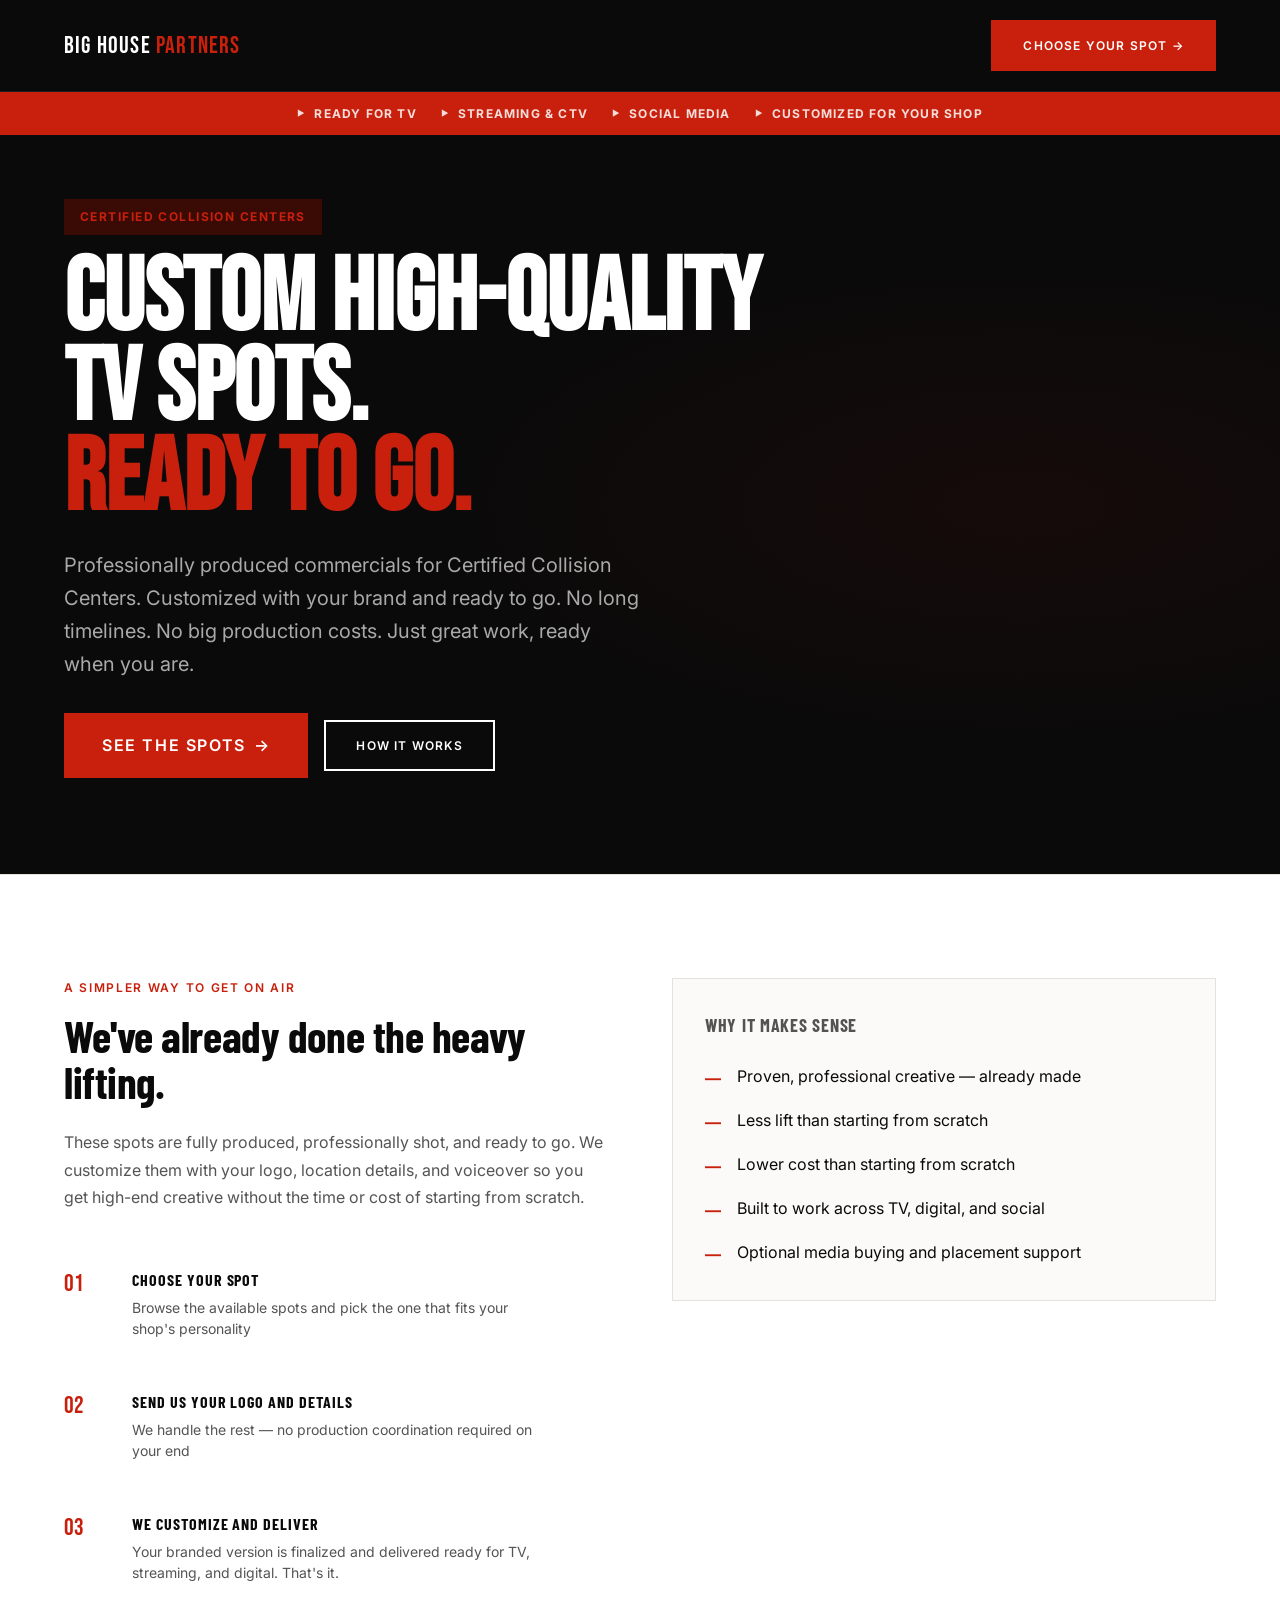
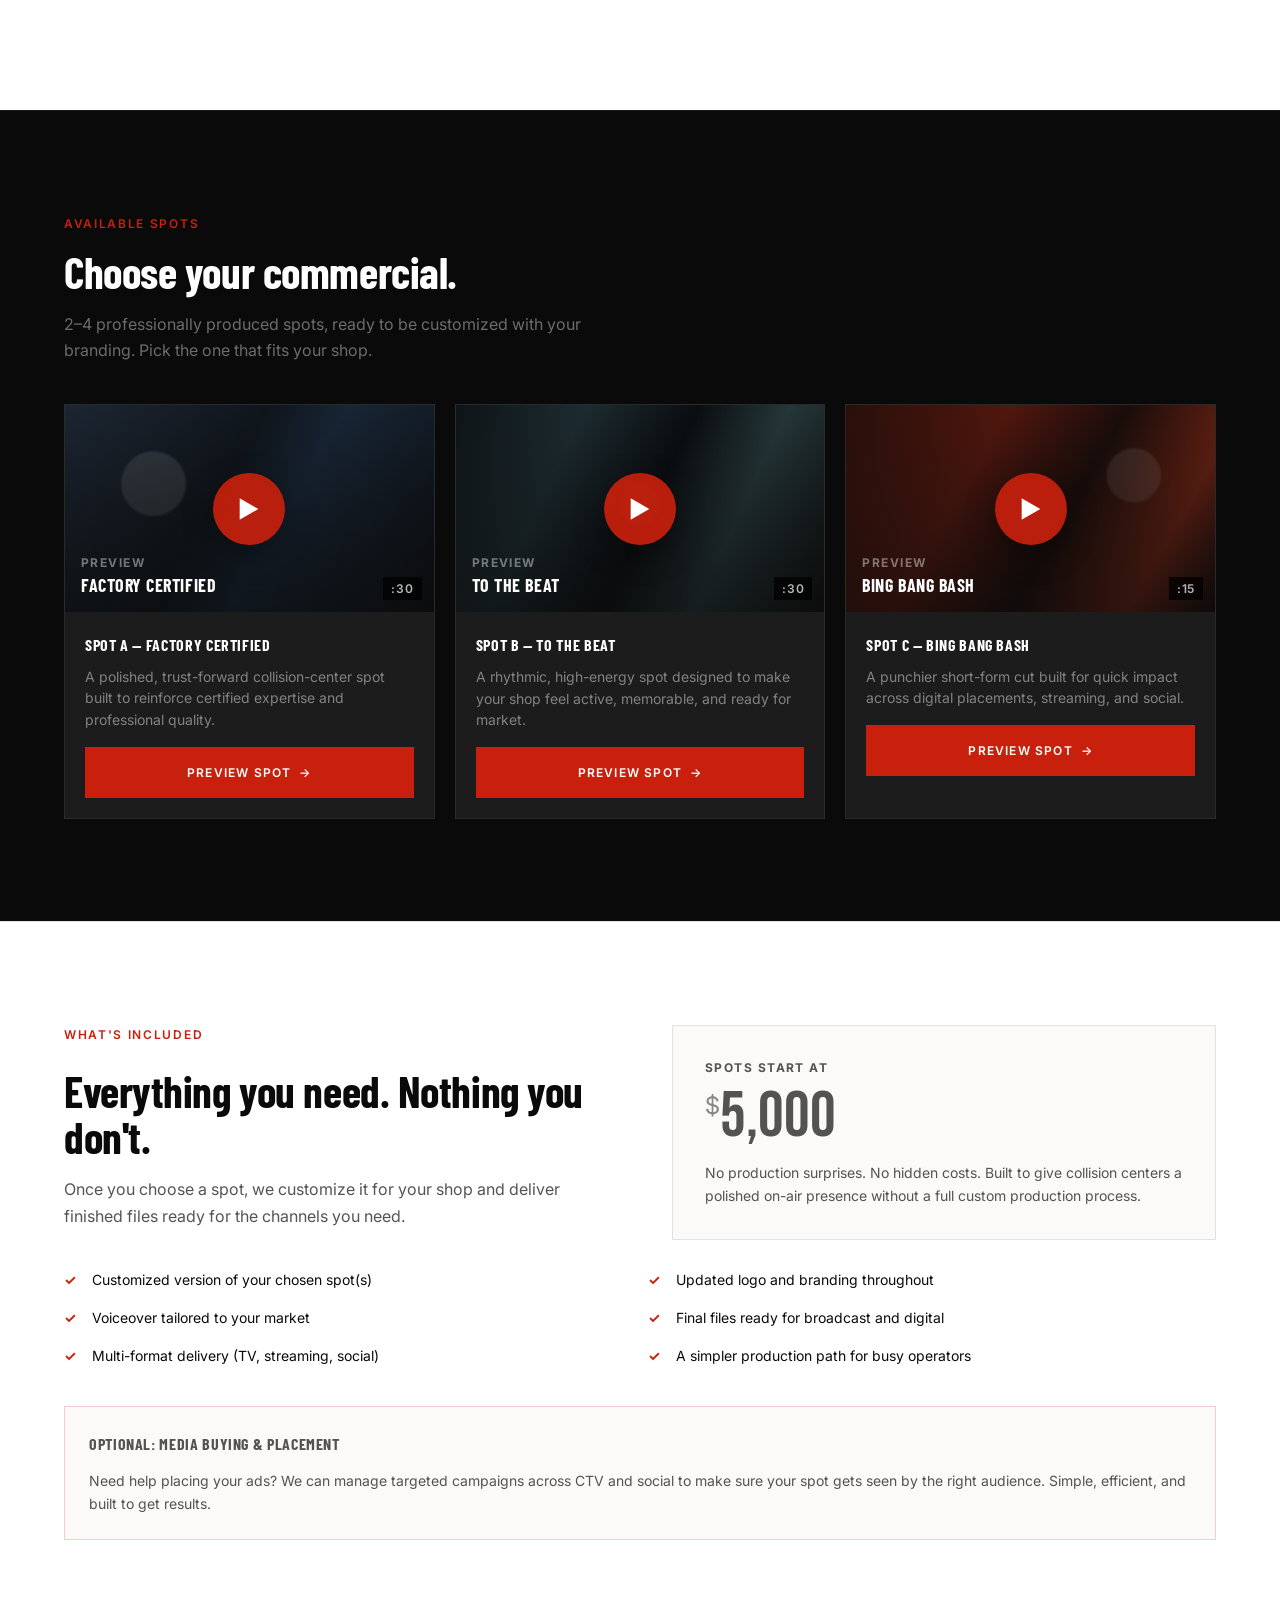
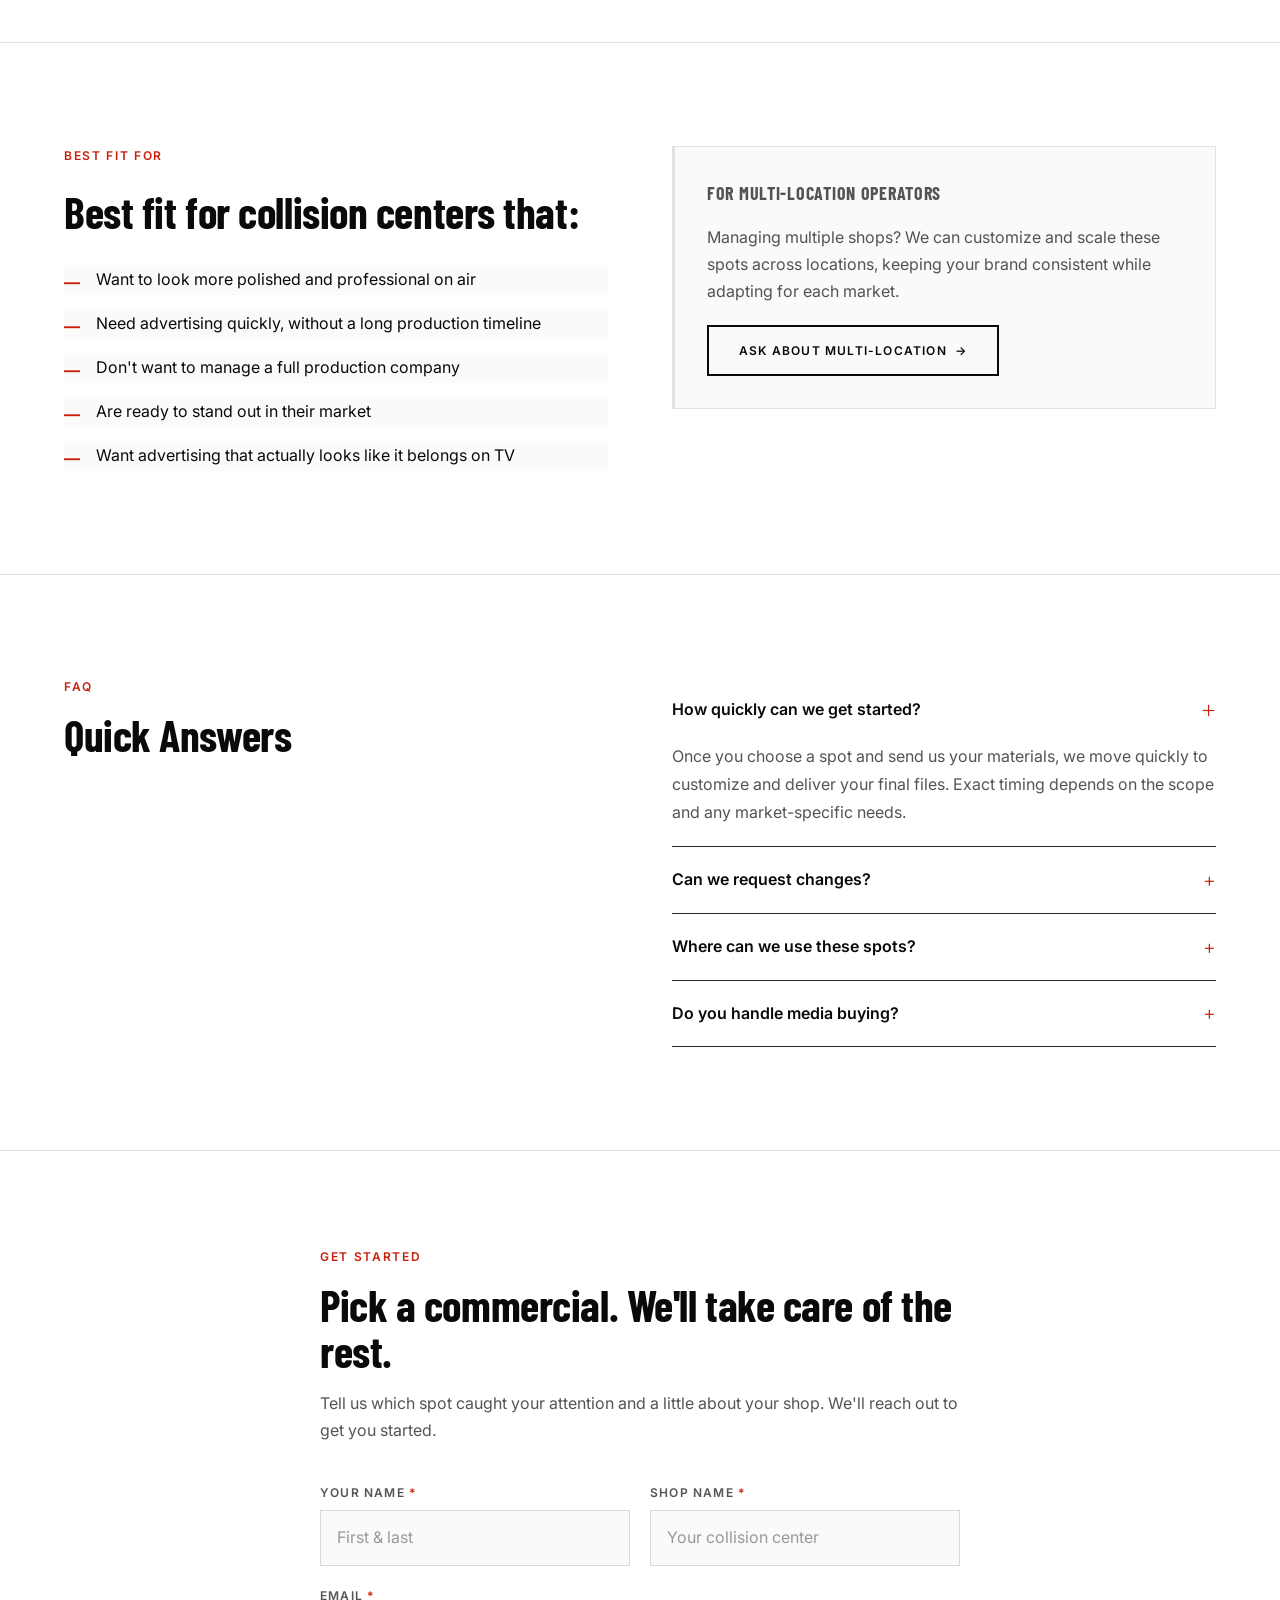
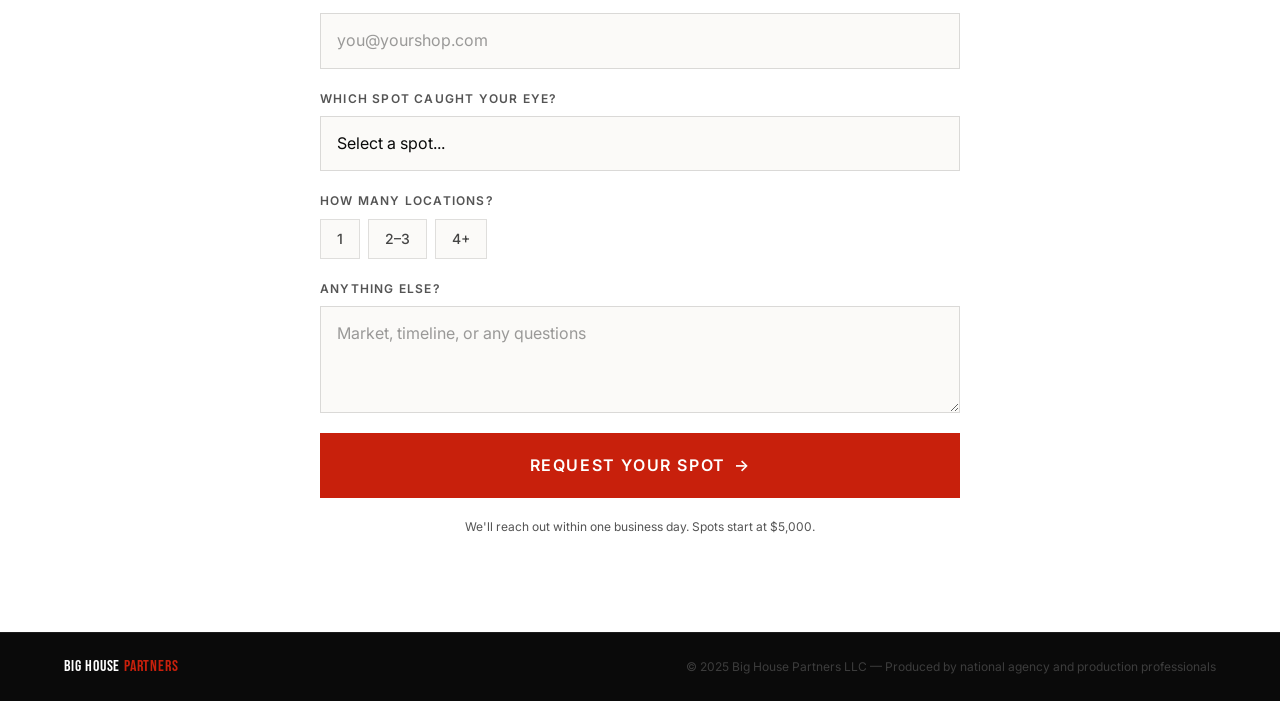
<file: index.html>
<!DOCTYPE html>
<html lang="en">
<head>
  <meta charset="UTF-8">
  <meta name="viewport" content="width=device-width, initial-scale=1.0">
  <title>TV Spots for Collision Centers — Big House Partners</title>
  <meta name="description" content="Professionally produced TV commercials for Certified Collision Centers. Customized with your brand and ready to go.">
  <style>
/* ============================================================
   BIG HOUSE PARTNERS — PROTOTYPE DESIGN SYSTEM
   v1.0 | April 2026
   Shared across: Homepage, Landing Pages, Email Previews
   ============================================================ */

@import url('https://fonts.googleapis.com/css2?family=Bebas+Neue&family=Barlow+Condensed:ital,wght@0,400;0,600;0,700;0,800;1,700&family=Inter:wght@300;400;500;600;700&display=swap');

/* ============================================================
   1. DESIGN TOKENS
   ============================================================ */
:root {
  /* Brand Colors */
  --black:     #0A0A0A;
  --black-soft: #141414;
  --gray-900:  #1C1C1C;
  --gray-800:  #2A2A2A;
  --gray-700:  #3D3D3D;
  --gray-600:  #555555;
  --gray-500:  #888888;
  --gray-400:  #AAAAAA;
  --gray-200:  #E0E0E0;
  --gray-100:  #F2F2F2;
  --gray-50:   #F8F8F8;
  --white:     #FFFFFF;
  --red:       #C8200C;
  --red-dark:  #A0190A;
  --red-muted: #3A0A04;

  /* Semantic */
  --bg-dark:   var(--black);
  --bg-light:  var(--white);
  --bg-alt:    var(--gray-100);
  --text-dark: var(--black);
  --text-light: var(--white);
  --text-muted: var(--gray-500);
  --accent:    var(--red);

  /* Typography */
  --font-display: 'Bebas Neue', 'Barlow Condensed', 'Arial Narrow', sans-serif;
  --font-ui:      'Barlow Condensed', 'Inter', sans-serif;
  --font-body:    'Inter', -apple-system, BlinkMacSystemFont, sans-serif;

  /* Type Scale */
  --text-xs:   0.75rem;    /* 12px */
  --text-sm:   0.875rem;   /* 14px */
  --text-base: 1rem;       /* 16px */
  --text-lg:   1.125rem;   /* 18px */
  --text-xl:   1.25rem;    /* 20px */
  --text-2xl:  1.5rem;     /* 24px */
  --text-3xl:  1.875rem;   /* 30px */
  --text-4xl:  2.5rem;     /* 40px */
  --text-5xl:  3.5rem;     /* 56px */
  --text-6xl:  5rem;       /* 80px */
  --text-7xl:  7rem;       /* 112px */
  --text-8xl:  9rem;       /* 144px */

  /* Spacing */
  --sp-1:  0.25rem;
  --sp-2:  0.5rem;
  --sp-3:  0.75rem;
  --sp-4:  1rem;
  --sp-5:  1.25rem;
  --sp-6:  1.5rem;
  --sp-8:  2rem;
  --sp-10: 2.5rem;
  --sp-12: 3rem;
  --sp-16: 4rem;
  --sp-20: 5rem;
  --sp-24: 6rem;
  --sp-32: 8rem;

  /* Layout */
  --max-w:       1280px;
  --max-w-narrow: 800px;
  --gutter:       clamp(1.25rem, 5vw, 2.5rem);

  /* Effects */
  --radius-sm:  2px;
  --radius:     4px;
  --shadow:     0 4px 24px rgba(0,0,0,0.12);
  --shadow-lg:  0 12px 48px rgba(0,0,0,0.2);
  --t-fast:  150ms ease;
  --t-base:  250ms ease;
  --t-slow:  400ms ease;
}

/* ============================================================
   2. CSS RESET
   ============================================================ */
*, *::before, *::after { box-sizing: border-box; margin: 0; padding: 0; }

html {
  font-size: 16px;
  -webkit-text-size-adjust: 100%;
  scroll-behavior: smooth;
}

body {
  font-family: var(--font-body);
  font-size: var(--text-base);
  line-height: 1.6;
  color: var(--text-dark);
  background: var(--white);
  -webkit-font-smoothing: antialiased;
  -moz-osx-font-smoothing: grayscale;
}

img, video { display: block; max-width: 100%; height: auto; }
a { color: inherit; text-decoration: none; }
ul, ol { list-style: none; }
button { cursor: pointer; font: inherit; border: none; background: none; }
input, textarea, select { font: inherit; }
h1, h2, h3, h4, h5, h6 { font-weight: 700; line-height: 1.1; }

/* ============================================================
   3. LAYOUT UTILITIES
   ============================================================ */
.container {
  width: 100%;
  max-width: var(--max-w);
  margin-inline: auto;
  padding-inline: var(--gutter);
}

.container--narrow {
  max-width: var(--max-w-narrow);
}

.container--full {
  max-width: none;
  padding-inline: 0;
}

.grid-2 { display: grid; grid-template-columns: 1fr; gap: var(--sp-8); }
.grid-3 { display: grid; grid-template-columns: 1fr; gap: var(--sp-8); }
.grid-4 { display: grid; grid-template-columns: repeat(2, 1fr); gap: var(--sp-6); }

@media (min-width: 768px) {
  .grid-2 { grid-template-columns: repeat(2, 1fr); }
  .grid-3 { grid-template-columns: repeat(3, 1fr); }
  .grid-4 { grid-template-columns: repeat(4, 1fr); }
}

.flex { display: flex; }
.flex-between { display: flex; align-items: center; justify-content: space-between; }
.flex-center { display: flex; align-items: center; justify-content: center; }
.flex-col { flex-direction: column; }
.gap-4 { gap: var(--sp-4); }
.gap-6 { gap: var(--sp-6); }
.gap-8 { gap: var(--sp-8); }

/* ============================================================
   4. TYPOGRAPHY COMPONENTS
   ============================================================ */

/* Display — Bebas Neue mega headlines */
.display {
  font-family: var(--font-display);
  line-height: 0.9;
  letter-spacing: 0.01em;
  text-transform: uppercase;
}

.display--xl {
  font-family: var(--font-display);
  font-size: clamp(4rem, 12vw, 9rem);
  line-height: 0.88;
  letter-spacing: 0.01em;
  text-transform: uppercase;
}

.display--lg {
  font-family: var(--font-display);
  font-size: clamp(3rem, 8vw, 6rem);
  line-height: 0.9;
  letter-spacing: 0.01em;
  text-transform: uppercase;
}

.display--md {
  font-family: var(--font-display);
  font-size: clamp(2.25rem, 5vw, 3.75rem);
  line-height: 0.95;
  letter-spacing: 0.01em;
  text-transform: uppercase;
}

/* Section headings */
.heading-xl {
  font-family: var(--font-ui);
  font-size: clamp(1.75rem, 4vw, 2.75rem);
  font-weight: 700;
  line-height: 1.05;
  letter-spacing: -0.01em;
}

.heading-lg {
  font-family: var(--font-ui);
  font-size: clamp(1.25rem, 3vw, 2rem);
  font-weight: 700;
  line-height: 1.1;
}

.heading-md {
  font-family: var(--font-ui);
  font-size: clamp(1.1rem, 2vw, 1.5rem);
  font-weight: 700;
  line-height: 1.2;
}

/* Labels / eyebrows */
.label {
  display: inline-block;
  font-family: var(--font-body);
  font-size: var(--text-xs);
  font-weight: 600;
  text-transform: uppercase;
  letter-spacing: 0.14em;
  color: var(--gray-500);
}

.label--red { color: var(--red); }
.label--white { color: rgba(255,255,255,0.6); }

/* Body copy */
.body-lg {
  font-size: var(--text-lg);
  line-height: 1.7;
}

.body-base {
  font-size: var(--text-base);
  line-height: 1.65;
}

/* Accent color */
.red { color: var(--red); }
.white { color: var(--white); }
.muted { color: var(--gray-500); }

/* ============================================================
   5. BUTTONS & CTAs
   ============================================================ */
.btn {
  display: inline-flex;
  align-items: center;
  gap: var(--sp-2);
  padding: 0.875rem 1.875rem;
  font-family: var(--font-body);
  font-size: var(--text-sm);
  font-weight: 600;
  text-transform: uppercase;
  letter-spacing: 0.1em;
  text-decoration: none;
  border: 2px solid transparent;
  transition: background var(--t-fast), color var(--t-fast), border-color var(--t-fast);
  white-space: nowrap;
}

.btn--primary {
  background: var(--red);
  color: var(--white);
  border-color: var(--red);
}
.btn--primary:hover {
  background: var(--red-dark);
  border-color: var(--red-dark);
}

.btn--outline-white {
  background: transparent;
  color: var(--white);
  border-color: var(--white);
}
.btn--outline-white:hover {
  background: var(--white);
  color: var(--black);
}

.btn--outline-dark {
  background: transparent;
  color: var(--black);
  border-color: var(--black);
}
.btn--outline-dark:hover {
  background: var(--black);
  color: var(--white);
}

.btn--lg {
  padding: 1.125rem 2.25rem;
  font-size: var(--text-base);
}

.btn-arrow::after { content: ' →'; }

/* ============================================================
   6. NAVIGATION
   ============================================================ */
.nav {
  position: fixed;
  top: 0;
  left: 0;
  right: 0;
  z-index: 100;
  padding: var(--sp-5) var(--gutter);
  display: flex;
  align-items: center;
  justify-content: space-between;
  transition: background var(--t-base), padding var(--t-base);
}

.nav--scrolled {
  background: var(--black);
  padding: var(--sp-4) var(--gutter);
}

.nav-logo {
  font-family: var(--font-display);
  font-size: 1.5rem;
  letter-spacing: 0.05em;
  color: var(--white);
  text-decoration: none;
  line-height: 1;
}

.nav-logo span { color: var(--red); }

.nav-links {
  display: none;
  align-items: center;
  gap: var(--sp-8);
}

.nav-links a {
  font-size: var(--text-sm);
  font-weight: 500;
  letter-spacing: 0.06em;
  color: rgba(255,255,255,0.75);
  text-transform: uppercase;
  transition: color var(--t-fast);
}

.nav-links a:hover { color: var(--white); }

.nav-hamburger {
  display: flex;
  flex-direction: column;
  gap: 5px;
  padding: var(--sp-2);
  cursor: pointer;
}

.nav-hamburger span {
  display: block;
  width: 24px;
  height: 2px;
  background: var(--white);
  transition: transform var(--t-base), opacity var(--t-base);
}

.nav-hamburger.open span:nth-child(1) { transform: translateY(7px) rotate(45deg); }
.nav-hamburger.open span:nth-child(2) { opacity: 0; }
.nav-hamburger.open span:nth-child(3) { transform: translateY(-7px) rotate(-45deg); }

/* Mobile menu overlay */
.nav-mobile-menu {
  position: fixed;
  inset: 0;
  background: var(--black);
  z-index: 99;
  display: flex;
  flex-direction: column;
  align-items: center;
  justify-content: center;
  gap: var(--sp-8);
  opacity: 0;
  pointer-events: none;
  transition: opacity var(--t-base);
}

.nav-mobile-menu.open {
  opacity: 1;
  pointer-events: all;
}

.nav-mobile-menu a {
  font-family: var(--font-display);
  font-size: clamp(2.5rem, 8vw, 4rem);
  color: var(--white);
  letter-spacing: 0.05em;
  text-transform: uppercase;
  transition: color var(--t-fast);
}

.nav-mobile-menu a:hover { color: var(--red); }

/* LP nav — logo only */
.nav-lp {
  position: static;
  padding: var(--sp-5) var(--gutter);
  display: flex;
  align-items: center;
  justify-content: space-between;
  background: var(--black);
  max-width: 100%;
}

@media (min-width: 768px) {
  .nav-links { display: flex; }
  .nav-hamburger { display: none; }
}

/* ============================================================
   7. HERO
   ============================================================ */
.hero {
  min-height: 100svh;
  background: var(--black);
  display: flex;
  flex-direction: column;
  justify-content: flex-end;
  padding-bottom: var(--sp-16);
  position: relative;
  overflow: hidden;
}

.hero__video-bg {
  position: absolute;
  inset: 0;
  background: linear-gradient(160deg, #1a1a1a 0%, #0a0a0a 60%);
  display: flex;
  align-items: center;
  justify-content: center;
}

.hero__video-placeholder {
  position: absolute;
  inset: 0;
  background: linear-gradient(135deg, #1c1c1c 0%, #0a0a0a 100%);
  display: grid;
  place-items: center;
  overflow: hidden;
}

.hero__video-placeholder::before {
  content: '';
  position: absolute;
  inset: -20%;
  background:
    radial-gradient(ellipse 60% 60% at 20% 40%, rgba(200,32,12,0.06) 0%, transparent 70%),
    radial-gradient(ellipse 50% 40% at 80% 70%, rgba(255,255,255,0.03) 0%, transparent 70%);
}

.hero__video-placeholder .play-hint {
  position: absolute;
  bottom: var(--sp-8);
  left: 50%;
  transform: translateX(-50%);
  display: flex;
  align-items: center;
  gap: var(--sp-3);
  color: rgba(255,255,255,0.3);
  font-size: var(--text-xs);
  font-weight: 600;
  letter-spacing: 0.14em;
  text-transform: uppercase;
}

.hero__overlay {
  position: absolute;
  inset: 0;
  background: linear-gradient(
    to bottom,
    rgba(10,10,10,0.2) 0%,
    rgba(10,10,10,0.3) 50%,
    rgba(10,10,10,0.85) 100%
  );
}

.hero__content {
  position: relative;
  z-index: 2;
  padding: 0 var(--gutter);
  max-width: var(--max-w);
  margin-inline: auto;
  width: 100%;
}

.hero__tag {
  display: inline-block;
  font-size: var(--text-xs);
  font-weight: 600;
  text-transform: uppercase;
  letter-spacing: 0.14em;
  color: var(--red);
  margin-bottom: var(--sp-4);
}

.hero__headline {
  font-family: var(--font-display);
  font-size: clamp(3.5rem, 10vw, 8.5rem);
  line-height: 0.88;
  letter-spacing: 0.01em;
  text-transform: uppercase;
  color: var(--white);
  margin-bottom: var(--sp-6);
}

.hero__sub {
  font-size: clamp(var(--text-base), 2.5vw, var(--text-xl));
  color: rgba(255,255,255,0.7);
  max-width: 520px;
  line-height: 1.55;
  margin-bottom: var(--sp-10);
}

/* ============================================================
   8. SECTION FRAMEWORK
   ============================================================ */
.section {
  padding: clamp(var(--sp-16), 8vw, var(--sp-32)) 0;
}

.section--dark {
  background: var(--black);
  color: var(--white);
}

.section--gray {
  background: var(--gray-100);
}

.section--red-accent {
  background: var(--black);
  color: var(--white);
}

.section--compact { padding: var(--sp-16) 0; }
.section--tight   { padding: var(--sp-12) 0; }

.section__header {
  margin-bottom: var(--sp-12);
}

.section__header--center { text-align: center; }

/* ============================================================
   9. CALLOUT BLOCKS
   ============================================================ */
.callout {
  background: var(--black);
  color: var(--white);
  padding: clamp(var(--sp-16), 10vw, var(--sp-32)) var(--gutter);
  text-align: center;
}

.callout__headline {
  font-family: var(--font-display);
  font-size: clamp(3.5rem, 9vw, 8rem);
  line-height: 0.88;
  text-transform: uppercase;
  letter-spacing: 0.01em;
}

.callout__headline .accent { color: var(--red); }

.callout__sub {
  margin-top: var(--sp-6);
  font-size: var(--text-lg);
  color: rgba(255,255,255,0.6);
  max-width: 560px;
  margin-inline: auto;
  line-height: 1.6;
}

/* ============================================================
   10. ACCORDION / EXPAND
   ============================================================ */
.accordion-item {
  border-top: 1px solid var(--gray-800);
}

.accordion-item:last-child {
  border-bottom: 1px solid var(--gray-800);
}

.accordion-trigger {
  width: 100%;
  display: flex;
  align-items: center;
  justify-content: space-between;
  padding: var(--sp-5) 0;
  font-family: var(--font-ui);
  font-size: clamp(var(--text-base), 2vw, var(--text-lg));
  font-weight: 600;
  text-transform: uppercase;
  letter-spacing: 0.04em;
  color: var(--white);
  cursor: pointer;
  gap: var(--sp-4);
}

.accordion-trigger .icon {
  flex-shrink: 0;
  width: 28px;
  height: 28px;
  border: 1px solid rgba(255,255,255,0.2);
  border-radius: 50%;
  display: flex;
  align-items: center;
  justify-content: center;
  font-size: var(--text-lg);
  font-weight: 300;
  transition: transform var(--t-base), background var(--t-base);
}

.accordion-item.open .icon {
  transform: rotate(45deg);
  background: var(--red);
  border-color: var(--red);
}

.accordion-body {
  max-height: 0;
  overflow: hidden;
  transition: max-height var(--t-slow);
}

.accordion-item.open .accordion-body {
  max-height: 600px;
}

.accordion-body__inner {
  padding: 0 0 var(--sp-6);
}

.accordion-body__inner p,
.accordion-body__inner li {
  color: rgba(255,255,255,0.65);
  font-size: var(--text-base);
  line-height: 1.7;
}

.accordion-body__inner ul {
  list-style: none;
  display: flex;
  flex-direction: column;
  gap: var(--sp-2);
}

.accordion-body__inner ul li::before {
  content: '—';
  margin-right: var(--sp-3);
  color: var(--red);
  font-weight: 700;
}

/* Light accordion (for service pages) */
.accordion-item--light {
  border-color: var(--gray-200);
}

.accordion-trigger--light {
  color: var(--black);
}

.accordion-trigger--light .icon {
  border-color: var(--gray-300);
  color: var(--black);
}

.accordion-item--light.open .icon {
  background: var(--red);
  border-color: var(--red);
  color: var(--white);
}

.accordion-body__inner--light p,
.accordion-body__inner--light li {
  color: var(--gray-600);
}

/* ============================================================
   11. WORK GRID
   ============================================================ */
.work-grid {
  display: grid;
  grid-template-columns: repeat(2, 1fr);
  gap: 3px;
}

@media (min-width: 768px) {
  .work-grid { grid-template-columns: repeat(3, 1fr); }
}

@media (min-width: 1024px) {
  .work-grid { grid-template-columns: repeat(4, 1fr); }
}

.work-card {
  position: relative;
  aspect-ratio: 4/3;
  overflow: hidden;
  background: var(--gray-800);
  cursor: pointer;
}

.work-card--wide {
  grid-column: span 2;
  aspect-ratio: 2/1;
}

.work-card__img {
  width: 100%;
  height: 100%;
  object-fit: cover;
  display: block;
  background: linear-gradient(135deg, var(--gray-800) 0%, var(--gray-900) 100%);
  transition: transform 0.5s ease;
}

.work-card:hover .work-card__img {
  transform: scale(1.04);
}

.work-card__overlay {
  position: absolute;
  inset: 0;
  background: rgba(10,10,10,0.7);
  display: flex;
  flex-direction: column;
  justify-content: flex-end;
  padding: var(--sp-5);
  opacity: 0;
  transition: opacity var(--t-base);
}

.work-card:hover .work-card__overlay { opacity: 1; }

.work-card__client {
  font-size: var(--text-xs);
  font-weight: 600;
  letter-spacing: 0.12em;
  text-transform: uppercase;
  color: var(--red);
  margin-bottom: var(--sp-1);
}

.work-card__title {
  font-family: var(--font-ui);
  font-size: var(--text-base);
  font-weight: 700;
  color: var(--white);
  line-height: 1.2;
}

/* Placeholder work card pattern */
.work-card__placeholder {
  width: 100%;
  height: 100%;
  display: flex;
  align-items: center;
  justify-content: center;
  color: var(--gray-700);
  font-size: var(--text-xs);
  font-weight: 600;
  letter-spacing: 0.1em;
  text-transform: uppercase;
}

.work-card__embed {
  position: absolute;
  inset: 0;
  width: 100%;
  height: 100%;
}

.work-card__embed iframe {
  width: 100%;
  height: 100%;
  border: 0;
}

.work-card--embed .work-card__overlay {
  opacity: 1;
  background: linear-gradient(180deg, rgba(10, 10, 10, 0.06) 0%, rgba(10, 10, 10, 0.82) 100%);
}

.work-card--embed:hover .work-card__img {
  transform: none;
}

/* ============================================================
   12. TESTIMONIALS
   ============================================================ */
.testimonial-featured {
  max-width: 780px;
  margin-inline: auto;
  text-align: center;
}

.testimonial-featured__quote {
  font-family: var(--font-ui);
  font-size: clamp(var(--text-xl), 3.5vw, var(--text-3xl));
  font-weight: 600;
  line-height: 1.35;
  color: var(--white);
  margin-bottom: var(--sp-6);
}

.testimonial-featured__mark {
  font-family: var(--font-display);
  font-size: 8rem;
  line-height: 0.6;
  color: var(--red);
  display: block;
  margin-bottom: var(--sp-4);
}

.testimonial-featured__attr {
  font-size: var(--text-sm);
  color: rgba(255,255,255,0.45);
  font-weight: 500;
  letter-spacing: 0.06em;
  text-transform: uppercase;
}

.testimonial-featured__name {
  color: rgba(255,255,255,0.75);
  font-weight: 600;
}

.testimonial-sm {
  border-left: 2px solid var(--gray-700);
  padding-left: var(--sp-5);
}

.testimonial-sm__quote {
  font-size: var(--text-base);
  line-height: 1.65;
  color: rgba(255,255,255,0.7);
  font-style: italic;
  margin-bottom: var(--sp-3);
}

.testimonial-sm__attr {
  font-size: var(--text-xs);
  color: rgba(255,255,255,0.4);
  font-weight: 600;
  letter-spacing: 0.1em;
  text-transform: uppercase;
}

/* ============================================================
   13. PROCESS LIST
   ============================================================ */
.process-list {
  display: flex;
  flex-direction: column;
  gap: 0;
}

.process-step {
  display: grid;
  grid-template-columns: 3rem 1fr;
  gap: var(--sp-5);
  padding: var(--sp-6) 0;
  border-bottom: 1px solid rgba(255,255,255,0.08);
  align-items: start;
}

.process-step:last-child { border-bottom: none; }

.process-step__num {
  font-family: var(--font-display);
  font-size: 1.5rem;
  color: var(--red);
  line-height: 1;
  padding-top: 0.2em;
}

.process-step__title {
  font-family: var(--font-ui);
  font-size: var(--text-base);
  font-weight: 700;
  text-transform: uppercase;
  letter-spacing: 0.06em;
  color: var(--white);
  margin-bottom: var(--sp-1);
}

.process-step__desc {
  font-size: var(--text-sm);
  color: rgba(255,255,255,0.5);
  line-height: 1.55;
}

/* Light variant (for LP pages) */
.process-list--light .process-step {
  border-color: var(--gray-200);
}

.process-list--light .process-step__title { color: var(--black); }
.process-list--light .process-step__desc  { color: var(--gray-600); }

/* ============================================================
   14. CLIENT LOGOS
   ============================================================ */
.logo-strip {
  display: flex;
  flex-wrap: wrap;
  gap: var(--sp-6) var(--sp-8);
  align-items: center;
}

.logo-item {
  font-family: var(--font-body);
  font-size: var(--text-sm);
  font-weight: 600;
  letter-spacing: 0.04em;
  color: var(--gray-500);
  text-transform: uppercase;
  display: flex;
  align-items: center;
  gap: var(--sp-2);
  transition: color var(--t-fast);
}

.logo-item:hover { color: var(--gray-300); }

/* Logo pill (on dark bg) */
.logo-pill {
  padding: var(--sp-2) var(--sp-4);
  background: rgba(255,255,255,0.05);
  border: 1px solid rgba(255,255,255,0.08);
  border-radius: 2px;
  font-size: var(--text-xs);
  font-weight: 600;
  letter-spacing: 0.1em;
  color: rgba(255,255,255,0.4);
  text-transform: uppercase;
  white-space: nowrap;
}

/* ============================================================
   15. TEAM SECTION
   ============================================================ */
.team-grid {
  display: grid;
  grid-template-columns: repeat(auto-fit, minmax(240px, 1fr));
  gap: var(--sp-8);
}

.team-card {}

.team-card__photo {
  aspect-ratio: 3/4;
  background: linear-gradient(160deg, var(--gray-800) 0%, var(--gray-900) 100%);
  overflow: hidden;
  margin-bottom: var(--sp-4);
  position: relative;
}

.team-card__photo::after {
  content: '';
  position: absolute;
  inset: 0;
  background: linear-gradient(to bottom, transparent 50%, rgba(10,10,10,0.6) 100%);
}

.team-card__photo-inner {
  width: 100%;
  height: 100%;
  display: flex;
  align-items: center;
  justify-content: center;
  color: var(--gray-700);
  font-size: var(--text-xs);
  font-weight: 600;
  letter-spacing: 0.1em;
  text-transform: uppercase;
}

.team-card__name {
  font-family: var(--font-ui);
  font-size: var(--text-xl);
  font-weight: 700;
  text-transform: uppercase;
  letter-spacing: 0.04em;
  color: var(--white);
  margin-bottom: var(--sp-1);
}

.team-card__role {
  font-size: var(--text-sm);
  color: var(--red);
  font-weight: 600;
  letter-spacing: 0.06em;
  text-transform: uppercase;
  margin-bottom: var(--sp-3);
}

.team-card__desc {
  font-size: var(--text-sm);
  color: rgba(255,255,255,0.5);
  line-height: 1.6;
}

/* ============================================================
   16. TABS
   ============================================================ */
.tab-nav {
  display: flex;
  gap: 0;
  border-bottom: 1px solid rgba(255,255,255,0.1);
  margin-bottom: var(--sp-8);
  overflow-x: auto;
  scrollbar-width: none;
}

.tab-nav::-webkit-scrollbar { display: none; }

.tab-btn {
  padding: var(--sp-4) var(--sp-6);
  font-family: var(--font-ui);
  font-size: var(--text-sm);
  font-weight: 700;
  text-transform: uppercase;
  letter-spacing: 0.08em;
  color: rgba(255,255,255,0.4);
  border-bottom: 2px solid transparent;
  margin-bottom: -1px;
  white-space: nowrap;
  transition: color var(--t-fast), border-color var(--t-fast);
}

.tab-btn:hover { color: rgba(255,255,255,0.7); }
.tab-btn.active {
  color: var(--white);
  border-color: var(--red);
}

.tab-panel { display: none; }
.tab-panel.active { display: block; }

.tab-panel ul {
  display: flex;
  flex-direction: column;
  gap: var(--sp-3);
}

.tab-panel ul li {
  display: flex;
  align-items: flex-start;
  gap: var(--sp-4);
  font-size: var(--text-base);
  color: rgba(255,255,255,0.65);
  line-height: 1.6;
}

.tab-panel ul li::before {
  content: '—';
  color: var(--red);
  font-weight: 700;
  flex-shrink: 0;
  margin-top: 0.1em;
}

/* ============================================================
   17. FORMS
   ============================================================ */
.form {
  display: flex;
  flex-direction: column;
  gap: var(--sp-5);
}

.form-row {
  display: grid;
  grid-template-columns: 1fr;
  gap: var(--sp-5);
}

@media (min-width: 640px) {
  .form-row--2 { grid-template-columns: repeat(2, 1fr); }
}

.form-field {
  display: flex;
  flex-direction: column;
  gap: var(--sp-2);
}

.form-label {
  font-size: var(--text-xs);
  font-weight: 600;
  text-transform: uppercase;
  letter-spacing: 0.1em;
  color: var(--gray-400);
}

.form-input,
.form-select,
.form-textarea {
  width: 100%;
  padding: 0.875rem 1rem;
  background: var(--gray-900);
  border: 1px solid var(--gray-700);
  color: var(--white);
  font-size: var(--text-base);
  font-family: var(--font-body);
  transition: border-color var(--t-fast);
  -webkit-appearance: none;
  appearance: none;
}

.form-input:focus,
.form-select:focus,
.form-textarea:focus {
  outline: none;
  border-color: var(--red);
}

.form-input::placeholder,
.form-textarea::placeholder { color: var(--gray-600); }

.form-textarea { resize: vertical; min-height: 100px; }

.form-select {
  cursor: pointer;
  background-image: url("data:image/svg+xml,%3Csvg width='12' height='8' viewBox='0 0 12 8' fill='none' xmlns='http://www.w3.org/2000/svg'%3E%3Cpath d='M1 1L6 6L11 1' stroke='%23888' stroke-width='1.5' stroke-linecap='round'/%3E%3C/svg%3E");
  background-repeat: no-repeat;
  background-position: right 1rem center;
  padding-right: 2.5rem;
}

/* Radio groups */
.radio-group {
  display: flex;
  flex-wrap: wrap;
  gap: var(--sp-2);
}

.radio-option {
  position: relative;
}

.radio-option input {
  position: absolute;
  opacity: 0;
  width: 0;
  height: 0;
}

.radio-option label {
  display: block;
  padding: 0.5rem 1rem;
  border: 1px solid var(--gray-700);
  color: var(--gray-400);
  font-size: var(--text-sm);
  font-weight: 500;
  cursor: pointer;
  transition: all var(--t-fast);
  white-space: nowrap;
}

.radio-option input:checked + label {
  background: var(--red);
  border-color: var(--red);
  color: var(--white);
}

.radio-option label:hover {
  border-color: var(--gray-400);
  color: var(--white);
}

/* Form note */
.form-note {
  font-size: var(--text-xs);
  color: var(--gray-500);
  line-height: 1.5;
}

/* ============================================================
   18. PRICING CARDS
   ============================================================ */
.pricing-grid {
  display: grid;
  grid-template-columns: 1fr;
  gap: var(--sp-6);
}

@media (min-width: 640px) {
  .pricing-grid { grid-template-columns: repeat(2, 1fr); }
}

@media (min-width: 1024px) {
  .pricing-grid { grid-template-columns: repeat(3, 1fr); }
}

.pricing-card {
  background: var(--gray-900);
  border: 1px solid var(--gray-800);
  padding: var(--sp-8) var(--sp-6);
  display: flex;
  flex-direction: column;
  gap: var(--sp-5);
  transition: border-color var(--t-base);
}

.pricing-card:hover {
  border-color: var(--gray-600);
}

.pricing-card--featured {
  border-color: var(--red);
  position: relative;
}

.pricing-card--featured::before {
  content: 'Most Popular';
  position: absolute;
  top: -1px;
  right: var(--sp-5);
  background: var(--red);
  color: var(--white);
  font-size: var(--text-xs);
  font-weight: 700;
  letter-spacing: 0.1em;
  text-transform: uppercase;
  padding: var(--sp-1) var(--sp-3);
}

.pricing-card__tag {
  font-size: var(--text-xs);
  font-weight: 700;
  letter-spacing: 0.14em;
  text-transform: uppercase;
  color: var(--red);
}

.pricing-card__name {
  font-family: var(--font-display);
  font-size: 2.25rem;
  color: var(--white);
  letter-spacing: 0.03em;
  line-height: 1;
}

.pricing-card__price {
  font-family: var(--font-ui);
  font-size: var(--text-2xl);
  font-weight: 700;
  color: var(--white);
}

.pricing-card__price sup {
  font-size: var(--text-base);
  font-weight: 400;
  color: var(--gray-500);
  vertical-align: top;
  margin-top: 0.3em;
}

.pricing-card__desc {
  font-size: var(--text-sm);
  color: var(--gray-400);
  line-height: 1.6;
  border-top: 1px solid var(--gray-800);
  padding-top: var(--sp-5);
}

.pricing-card__features {
  display: flex;
  flex-direction: column;
  gap: var(--sp-2);
  flex: 1;
}

.pricing-card__feature {
  font-size: var(--text-sm);
  color: rgba(255,255,255,0.6);
  display: flex;
  align-items: flex-start;
  gap: var(--sp-3);
  line-height: 1.5;
}

.pricing-card__feature::before {
  content: '—';
  color: var(--red);
  flex-shrink: 0;
  font-weight: 700;
}

.pricing-card__cta {
  margin-top: auto;
}

/* ============================================================
   19. FAQ ACCORDION
   ============================================================ */
.faq-list {
  display: flex;
  flex-direction: column;
  max-width: 720px;
}

.faq-item {
  border-bottom: 1px solid var(--gray-800);
}

.faq-trigger {
  width: 100%;
  display: flex;
  justify-content: space-between;
  align-items: center;
  padding: var(--sp-5) 0;
  font-size: var(--text-base);
  font-weight: 600;
  color: var(--white);
  text-align: left;
  gap: var(--sp-4);
  cursor: pointer;
  transition: color var(--t-fast);
}

.faq-trigger:hover { color: var(--gray-300); }

.faq-icon {
  flex-shrink: 0;
  font-size: 1.25rem;
  font-weight: 300;
  color: var(--red);
  transition: transform var(--t-base);
  line-height: 1;
}

.faq-item.open .faq-icon { transform: rotate(45deg); }

.faq-answer {
  max-height: 0;
  overflow: hidden;
  transition: max-height var(--t-slow);
}

.faq-item.open .faq-answer { max-height: 500px; }

.faq-answer__inner {
  padding: 0 0 var(--sp-5) 0;
  font-size: var(--text-base);
  color: rgba(255,255,255,0.55);
  line-height: 1.75;
}

.faq-answer__inner a {
  color: var(--white);
  text-decoration: underline;
  text-underline-offset: 3px;
}

/* ============================================================
   20. BADGES / STAT ITEMS
   ============================================================ */
.stat-pair {
  display: flex;
  gap: var(--sp-8);
}

.stat {
  display: flex;
  flex-direction: column;
  gap: var(--sp-1);
}

.stat__num {
  font-family: var(--font-display);
  font-size: 2.75rem;
  color: var(--white);
  line-height: 1;
}

.stat__label {
  font-size: var(--text-xs);
  font-weight: 600;
  letter-spacing: 0.12em;
  text-transform: uppercase;
  color: rgba(255,255,255,0.4);
}

/* ============================================================
   21. INLINE VALUE LIST (LP pages)
   ============================================================ */
.value-list {
  display: flex;
  flex-direction: column;
  gap: var(--sp-4);
}

.value-item {
  display: flex;
  align-items: flex-start;
  gap: var(--sp-4);
  font-size: var(--text-base);
  line-height: 1.6;
}

.value-item::before {
  content: '—';
  color: var(--red);
  font-weight: 700;
  flex-shrink: 0;
  margin-top: 0.15em;
}

.value-item--dark { color: rgba(255,255,255,0.65); }
.value-item--light { color: var(--gray-700); }

/* ============================================================
   22. CASE STUDY / PROOF BLOCK
   ============================================================ */
.case-study {
  background: var(--gray-900);
  padding: var(--sp-8);
  border-left: 3px solid var(--red);
}

.case-study__challenge {
  margin-bottom: var(--sp-4);
}

.case-study__label {
  font-size: var(--text-xs);
  font-weight: 700;
  letter-spacing: 0.12em;
  text-transform: uppercase;
  color: var(--red);
  margin-bottom: var(--sp-2);
}

.case-study__text {
  font-size: var(--text-base);
  color: rgba(255,255,255,0.7);
  line-height: 1.65;
}

.case-study__metrics {
  display: flex;
  gap: var(--sp-8);
  margin-top: var(--sp-6);
  padding-top: var(--sp-6);
  border-top: 1px solid var(--gray-800);
  flex-wrap: wrap;
}

.metric {
  display: flex;
  flex-direction: column;
  gap: var(--sp-1);
}

.metric__value {
  font-family: var(--font-display);
  font-size: 2rem;
  color: var(--white);
  line-height: 1;
}

.metric__value--placeholder {
  color: var(--gray-700);
}

.metric__label {
  font-size: var(--text-xs);
  color: var(--gray-500);
  font-weight: 500;
  letter-spacing: 0.08em;
  text-transform: uppercase;
}

/* ============================================================
   23. FOOTER
   ============================================================ */
.footer {
  background: var(--black);
  color: var(--white);
  padding: var(--sp-16) 0 var(--sp-8);
  border-top: 1px solid var(--gray-900);
}

.footer__grid {
  display: grid;
  grid-template-columns: 1fr;
  gap: var(--sp-10);
  margin-bottom: var(--sp-12);
}

@media (min-width: 768px) {
  .footer__grid { grid-template-columns: 2fr 1fr 1fr; }
}

.footer__logo {
  font-family: var(--font-display);
  font-size: 1.75rem;
  letter-spacing: 0.05em;
  color: var(--white);
  margin-bottom: var(--sp-4);
  display: block;
}

.footer__logo span { color: var(--red); }

.footer__tagline {
  font-size: var(--text-sm);
  color: var(--gray-500);
  line-height: 1.6;
  max-width: 280px;
}

.footer__address {
  font-size: var(--text-sm);
  color: var(--gray-600);
  line-height: 1.8;
  margin-top: var(--sp-5);
}

.footer__col-label {
  font-size: var(--text-xs);
  font-weight: 700;
  letter-spacing: 0.14em;
  text-transform: uppercase;
  color: var(--gray-600);
  margin-bottom: var(--sp-4);
}

.footer__links {
  display: flex;
  flex-direction: column;
  gap: var(--sp-3);
}

.footer__links a {
  font-size: var(--text-sm);
  color: var(--gray-500);
  transition: color var(--t-fast);
}

.footer__links a:hover { color: var(--white); }

.footer__bottom {
  display: flex;
  align-items: center;
  justify-content: space-between;
  padding-top: var(--sp-6);
  border-top: 1px solid var(--gray-900);
  flex-wrap: wrap;
  gap: var(--sp-4);
}

.footer__legal {
  font-size: var(--text-xs);
  color: var(--gray-700);
  letter-spacing: 0.04em;
}

/* ============================================================
   24. LP — LANDING PAGE SPECIFIC
   ============================================================ */
.lp-hero {
  background: var(--black);
  padding: var(--sp-16) 0 var(--sp-24);
  position: relative;
  overflow: hidden;
}

.lp-hero::before {
  content: '';
  position: absolute;
  inset: 0;
  background: radial-gradient(ellipse 70% 50% at 80% 50%, rgba(200,32,12,0.06) 0%, transparent 70%);
}

.lp-hero__content {
  position: relative;
  z-index: 2;
}

.lp-hero__tag {
  display: inline-block;
  background: var(--red-muted);
  color: var(--red);
  font-size: var(--text-xs);
  font-weight: 700;
  letter-spacing: 0.12em;
  text-transform: uppercase;
  padding: var(--sp-2) var(--sp-4);
  margin-bottom: var(--sp-5);
}

.lp-hero__headline {
  font-family: var(--font-display);
  font-size: clamp(3rem, 8vw, 6.5rem);
  line-height: 0.88;
  text-transform: uppercase;
  color: var(--white);
  margin-bottom: var(--sp-6);
}

.lp-hero__sub {
  font-size: clamp(var(--text-base), 2.5vw, var(--text-xl));
  color: rgba(255,255,255,0.65);
  max-width: 580px;
  line-height: 1.65;
  margin-bottom: var(--sp-8);
}

.lp-hero__cta-row {
  display: flex;
  flex-wrap: wrap;
  gap: var(--sp-4);
  align-items: center;
}

/* Problem/solution alternating layout */
.lp-split {
  display: grid;
  grid-template-columns: 1fr;
  gap: var(--sp-12);
}

@media (min-width: 768px) {
  .lp-split { grid-template-columns: 1fr 1fr; gap: var(--sp-16); align-items: start; }
  .lp-split--reverse > *:first-child { order: 2; }
  .lp-split--reverse > *:last-child  { order: 1; }
}

/* Strip bar */
.lp-strip {
  background: var(--red);
  padding: var(--sp-8) var(--gutter);
  display: flex;
  align-items: center;
  justify-content: space-between;
  flex-wrap: wrap;
  gap: var(--sp-5);
}

.lp-strip__text {
  font-family: var(--font-ui);
  font-size: clamp(var(--text-lg), 3vw, var(--text-2xl));
  font-weight: 700;
  text-transform: uppercase;
  letter-spacing: 0.03em;
  color: var(--white);
  max-width: 600px;
  line-height: 1.2;
}

/* ============================================================
   25. EMAIL PREVIEW COMPONENTS
   ============================================================ */
.email-sequence {
  display: flex;
  flex-direction: column;
  gap: var(--sp-12);
}

.email-card {
  background: var(--white);
  border: 1px solid var(--gray-200);
  overflow: hidden;
  box-shadow: var(--shadow);
}

.email-card__meta {
  background: var(--gray-100);
  padding: var(--sp-4) var(--sp-6);
  display: flex;
  justify-content: space-between;
  align-items: flex-start;
  gap: var(--sp-4);
  border-bottom: 1px solid var(--gray-200);
  flex-wrap: wrap;
}

.email-card__num {
  font-size: var(--text-xs);
  font-weight: 700;
  letter-spacing: 0.12em;
  text-transform: uppercase;
  color: var(--red);
}

.email-card__timing {
  font-size: var(--text-xs);
  font-weight: 500;
  letter-spacing: 0.08em;
  text-transform: uppercase;
  color: var(--gray-500);
}

.email-card__subject {
  font-size: var(--text-sm);
  color: var(--gray-600);
  margin-top: var(--sp-1);
}

.email-card__subject strong {
  color: var(--black);
  font-weight: 600;
}

.email-card__intent {
  font-size: var(--text-xs);
  color: var(--gray-500);
  font-style: italic;
}

/* The actual email body */
.email-body {
  padding: var(--sp-8) var(--sp-6);
  max-width: 600px;
  font-family: var(--font-body);
  font-size: 15px;
  line-height: 1.7;
  color: #1a1a1a;
}

.email-body p { margin-bottom: 1em; }
.email-body p:last-child { margin-bottom: 0; }

.email-body ul {
  margin: 0.75em 0 1em;
  padding-left: 1.5em;
  list-style: disc;
}

.email-body ul li {
  margin-bottom: 0.4em;
  color: #333;
}

.email-body .email-link {
  color: var(--red);
  text-decoration: underline;
  font-weight: 600;
}

.email-body .email-sig {
  margin-top: var(--sp-6);
  padding-top: var(--sp-5);
  border-top: 1px solid var(--gray-200);
  font-size: var(--text-sm);
  color: var(--gray-600);
}

/* Email annotation */
.email-annotation {
  background: #FFFBF0;
  border-left: 3px solid #F0A500;
  padding: var(--sp-4) var(--sp-5);
  margin: 0 var(--sp-6) var(--sp-6);
  font-size: var(--text-sm);
  color: #5A4500;
  line-height: 1.6;
}

.email-annotation::before {
  content: '✎ Design Note: ';
  font-weight: 700;
}

/* ============================================================
   26. UTILITY CLASSES
   ============================================================ */
.text-center { text-align: center; }
.text-right  { text-align: right; }

.mt-4  { margin-top: var(--sp-4); }
.mt-6  { margin-top: var(--sp-6); }
.mt-8  { margin-top: var(--sp-8); }
.mt-10 { margin-top: var(--sp-10); }
.mt-12 { margin-top: var(--sp-12); }
.mt-16 { margin-top: var(--sp-16); }

.mb-4  { margin-bottom: var(--sp-4); }
.mb-6  { margin-bottom: var(--sp-6); }
.mb-8  { margin-bottom: var(--sp-8); }
.mb-10 { margin-bottom: var(--sp-10); }
.mb-12 { margin-bottom: var(--sp-12); }

.hidden { display: none !important; }
.sr-only {
  position: absolute;
  width: 1px;
  height: 1px;
  padding: 0;
  margin: -1px;
  overflow: hidden;
  clip: rect(0, 0, 0, 0);
  white-space: nowrap;
  border: 0;
}

/* ============================================================
   27. SCROLL ANIMATIONS
   ============================================================ */
.fade-up {
  opacity: 0;
  transform: translateY(24px);
  transition: opacity 0.5s ease, transform 0.5s ease;
}

.fade-up.visible {
  opacity: 1;
  transform: none;
}

/* Stagger children */
.stagger-children > * { transition-delay: calc(var(--i, 0) * 80ms); }

/* ============================================================
   28. MEDIA QUERIES — RESPONSIVE
   ============================================================ */
@media (max-width: 767px) {
  .hide-mobile { display: none !important; }

  .hero__headline {
    font-size: clamp(3rem, 14vw, 5rem);
  }

  .callout__headline {
    font-size: clamp(2.75rem, 11vw, 5rem);
  }

  .section { padding: var(--sp-16) 0; }

  .tab-nav { gap: 0; }
  .tab-btn { padding: var(--sp-3) var(--sp-4); font-size: var(--text-xs); }

  .lp-strip {
    flex-direction: column;
    text-align: center;
  }
}

@media (min-width: 1024px) {
  :root { --gutter: 3rem; }
}

@media (min-width: 1280px) {
  :root { --gutter: 4rem; }
}

/* ============================================================
   29. PRINT / ACCESSIBILITY
   ============================================================ */
@media (prefers-reduced-motion: reduce) {
  *, *::before, *::after {
    animation-duration: 0.01ms !important;
    transition-duration: 0.01ms !important;
  }
  .fade-up { opacity: 1; transform: none; }
}

:focus-visible {
  outline: 2px solid var(--red);
  outline-offset: 3px;
}

/* High contrast mode */
@media (forced-colors: active) {
  .btn--primary { forced-color-adjust: none; }
}

</style>
  <style>
    body {
      background: #ffffff;
      color: var(--black);
    }
    .lp-header {
      background: var(--black);
      padding: var(--sp-5) var(--gutter);
      display: flex;
      align-items: center;
      justify-content: space-between;
      border-bottom: 1px solid var(--gray-900);
    }
    @media (max-width: 767px) {
      .lp-header {
        flex-direction: column;
        align-items: stretch;
        gap: var(--sp-4);
      }
      .lp-header .btn {
        width: 100%;
        justify-content: center;
      }
      .lp-hero__cta-row {
        flex-direction: column;
        align-items: stretch;
      }
      .lp-hero__cta-row .btn,
      .lp-hero__cta-row a {
        width: 100%;
        justify-content: center;
      }
      .spot-card__thumb-title {
        font-size: var(--text-sm);
      }
    }
    /* Broadcast-style visual cue bar */
    .broadcast-bar {
      background: var(--red);
      padding: var(--sp-3) var(--gutter);
      display: flex;
      gap: var(--sp-6);
      justify-content: center;
      flex-wrap: wrap;
    }
    .broadcast-item {
      font-size: var(--text-xs);
      font-weight: 700;
      letter-spacing: 0.1em;
      text-transform: uppercase;
      color: rgba(255,255,255,0.85);
      display: flex;
      align-items: center;
      gap: var(--sp-2);
      white-space: nowrap;
    }
    .broadcast-item::before { content: '▶'; font-size: 8px; }
    /* Spot preview cards */
    .spots-grid {
      display: grid;
      grid-template-columns: 1fr;
      gap: var(--sp-5);
    }
    @media (min-width: 640px) {
      .spots-grid { grid-template-columns: repeat(2, 1fr); }
    }
    @media (min-width: 1024px) {
      .spots-grid { grid-template-columns: repeat(3, 1fr); }
    }
    .spot-card {
      background: var(--gray-900);
      border: 1px solid var(--gray-800);
      overflow: hidden;
      transition: border-color var(--t-base);
    }
    .spot-card:hover { border-color: var(--red); }
    .spot-card--paper {
      background: #fbfaf8;
      border-color: rgba(18,18,18,0.1);
    }
    .spot-card--paper .spot-card__name {
      color: var(--black);
    }
    .spot-card--paper .spot-card__desc {
      color: rgba(18,18,18,0.68);
    }
    .spot-card__thumb {
      aspect-ratio: 16/9;
      background: linear-gradient(135deg, #1e1e1e, #0a0a0a);
      position: relative;
      display: flex;
      align-items: center;
      justify-content: center;
      overflow: hidden;
    }
    .spot-card__thumb::after {
      content: '';
      position: absolute;
      inset: 0;
      background: linear-gradient(180deg, rgba(10,10,10,0.08) 0%, rgba(10,10,10,0.46) 100%);
      z-index: 1;
    }
    .spot-card__thumb--factory {
      background:
        linear-gradient(135deg, rgba(16,24,34,0.25), rgba(10,10,10,0.1)),
        radial-gradient(circle at 24% 38%, rgba(255,255,255,0.18) 0 10%, transparent 11%),
        linear-gradient(120deg, #253141 0%, #111820 42%, #1d2f45 58%, #0d1014 100%);
    }
    .spot-card__thumb--beat {
      background:
        linear-gradient(135deg, rgba(16,24,34,0.18), rgba(10,10,10,0.16)),
        radial-gradient(circle at 50% 48%, rgba(255,255,255,0.18) 0 9%, transparent 10%),
        linear-gradient(115deg, #0f1518 0%, #24383e 28%, #0a0d10 52%, #31494c 72%, #0f1114 100%);
    }
    .spot-card__thumb--bash {
      background:
        linear-gradient(135deg, rgba(58,12,5,0.26), rgba(10,10,10,0.14)),
        radial-gradient(circle at 78% 34%, rgba(255,255,255,0.14) 0 8%, transparent 9%),
        linear-gradient(120deg, #2b120d 0%, #6b1d11 34%, #1a0e0c 58%, #8d2b17 82%, #140c0b 100%);
    }
    .spot-card__thumb-label {
      position: absolute;
      left: var(--sp-4);
      bottom: var(--sp-4);
      z-index: 3;
      display: flex;
      flex-direction: column;
      gap: var(--sp-1);
    }
    .spot-card__thumb-eyebrow {
      font-size: var(--text-xs);
      font-weight: 700;
      letter-spacing: 0.12em;
      text-transform: uppercase;
      color: rgba(255,255,255,0.42);
    }
    .spot-card__thumb-title {
      font-family: var(--font-ui);
      font-size: var(--text-lg);
      font-weight: 700;
      letter-spacing: 0.03em;
      text-transform: uppercase;
      color: var(--white);
      line-height: 1.1;
    }
    .spot-card--video {
      cursor: pointer;
      transition: border-color var(--t-fast), transform var(--t-base), box-shadow var(--t-base);
    }
    .spot-card--video:hover,
    .spot-card--video:focus-within,
    .spot-card--video.is-active {
      border-color: rgba(200,32,12,0.45);
      box-shadow: 0 18px 40px rgba(0,0,0,0.28);
    }
    .spot-card--video:hover .spot-card__thumb,
    .spot-card--video:focus-within .spot-card__thumb,
    .spot-card--video.is-active .spot-card__thumb {
      transform: scale(1.02);
    }
    .spot-card__play {
      width: 52px;
      height: 52px;
      border-radius: 50%;
      background: rgba(200,32,12,0.9);
      display: flex;
      align-items: center;
      justify-content: center;
      transition: transform var(--t-base);
    }
    .spot-card:hover .spot-card__play { transform: scale(1.1); }
    .spot-card__play-overlay {
      position: absolute;
      inset: 0;
      display: flex;
      align-items: center;
      justify-content: center;
      z-index: 2;
      background: linear-gradient(180deg, rgba(10,10,10,0.08) 0%, rgba(10,10,10,0.34) 100%);
      transition: opacity var(--t-fast), transform var(--t-fast);
    }
    .spot-card__play-button {
      width: 72px;
      height: 72px;
      border-radius: 50%;
      background: rgba(200,32,12,0.92);
      box-shadow: 0 10px 30px rgba(0,0,0,0.34);
      display: flex;
      align-items: center;
      justify-content: center;
      transition: transform var(--t-base), background var(--t-fast);
    }
    .spot-card--video:hover .spot-card__play-button,
    .spot-card--video:focus-within .spot-card__play-button {
      transform: scale(1.08);
      background: var(--red);
    }
    .spot-card__duration {
      position: absolute;
      bottom: var(--sp-3);
      right: var(--sp-3);
      background: rgba(0,0,0,0.75);
      color: rgba(255,255,255,0.7);
      font-size: var(--text-xs);
      font-weight: 600;
      padding: 2px 8px;
      letter-spacing: 0.06em;
      z-index: 3;
    }
    .spot-card__body {
      padding: var(--sp-5);
    }
    .spot-card__name {
      font-family: var(--font-ui);
      font-size: var(--text-base);
      font-weight: 700;
      text-transform: uppercase;
      letter-spacing: 0.04em;
      color: var(--white);
      margin-bottom: var(--sp-2);
    }
    .spot-card__desc {
      font-size: var(--text-sm);
      color: rgba(255,255,255,0.45);
      line-height: 1.55;
      margin-bottom: var(--sp-4);
    }
    .spot-lightbox {
      position: fixed;
      inset: 0;
      z-index: 120;
      display: none;
      align-items: center;
      justify-content: center;
      padding: clamp(var(--sp-4), 4vw, var(--sp-10));
      background: rgba(6, 6, 6, 0.92);
    }
    .spot-lightbox.is-open {
      display: flex;
    }
    .spot-lightbox__backdrop {
      position: absolute;
      inset: 0;
    }
    .spot-lightbox__dialog {
      position: relative;
      width: min(1100px, 100%);
      z-index: 1;
    }
    .spot-lightbox__close {
      position: absolute;
      top: -48px;
      right: 0;
      color: var(--white);
      font-size: var(--text-xs);
      font-weight: 700;
      letter-spacing: 0.1em;
      text-transform: uppercase;
      padding: var(--sp-2) 0;
    }
    .spot-lightbox__player {
      position: relative;
      width: 100%;
      padding-top: 56.25%;
      background: #000;
      border: 1px solid var(--gray-800);
      box-shadow: 0 30px 80px rgba(0,0,0,0.4);
    }
    .spot-lightbox__player iframe {
      position: absolute;
      inset: 0;
      width: 100%;
      height: 100%;
      border: 0;
    }
    .spot-lightbox__title {
      margin-top: var(--sp-4);
      color: rgba(255,255,255,0.8);
      font-size: var(--text-sm);
      font-weight: 700;
      letter-spacing: 0.1em;
      text-transform: uppercase;
    }
    /* What's included */
    .included-grid {
      display: grid;
      grid-template-columns: 1fr;
      gap: var(--sp-4);
    }
    @media (min-width: 640px) {
      .included-grid { grid-template-columns: 1fr 1fr; }
    }
    .included-item {
      display: flex;
      align-items: flex-start;
      gap: var(--sp-4);
      font-size: var(--text-sm);
      color: rgba(255,255,255,0.65);
      line-height: 1.55;
    }
    .included-item::before {
      content: '✓';
      color: var(--red);
      font-weight: 700;
      flex-shrink: 0;
    }
    .section--paper {
      background: #ffffff;
      color: var(--black);
      border-top: 1px solid #e7e1d8 !important;
    }
    .section--paper .heading-xl,
    .section--paper .heading-md,
    .section--paper .process-step__title,
    .section--paper .faq-trigger,
    .section--paper .included-item {
      color: var(--black) !important;
    }
    .section--paper p,
    .section--paper .process-step__desc,
    .section--paper .faq-answer__inner {
      color: rgba(18,18,18,0.72) !important;
    }
    .section--paper .process-step,
    .section--paper .faq-item {
      border-top-color: rgba(18,18,18,0.12);
    }
    .section--paper .value-item--dark {
      background: #fbfaf8;
      color: var(--black);
      border-color: rgba(18,18,18,0.1);
    }
    /* Multi-location callout */
    .multi-loc {
      background: var(--gray-900);
      border: 1px solid var(--gray-800);
      border-left: 3px solid var(--red);
      padding: var(--sp-8);
    }
    /* Price display */
    .price-start {
      font-family: var(--font-display);
      font-size: 4rem;
      color: var(--white);
      line-height: 1;
    }
    .price-start sup {
      font-family: var(--font-body);
      font-size: var(--text-xl);
      font-weight: 400;
      color: var(--gray-500);
      vertical-align: super;
      font-size: 1.5rem;
    }
    .lp-form-section {
      background: #ffffff;
      padding: clamp(var(--sp-16), 8vw, var(--sp-24)) var(--gutter);
      border-top: 1px solid #e7e1d8;
    }
    .lp-form-inner {
      max-width: 640px;
      margin-inline: auto;
    }
    .lp-form-section .heading-xl {
      color: var(--black) !important;
    }
    .lp-form-section p,
    .lp-form-section .form-label,
    .lp-form-section .form-note {
      color: rgba(18,18,18,0.72) !important;
    }
    .lp-form-section .form-input,
    .lp-form-section .form-textarea,
    .lp-form-section .form-select {
      background: #fbfaf8;
      border-color: rgba(18,18,18,0.14);
      color: var(--black);
    }
    .lp-form-section .form-input::placeholder,
    .lp-form-section .form-textarea::placeholder {
      color: rgba(18,18,18,0.42);
    }
    .lp-form-section .radio-option label {
      background: #fbfaf8;
      border-color: rgba(18,18,18,0.12);
      color: rgba(18,18,18,0.78);
    }
    .lp-form-section .radio-option input:checked + label {
      background: rgba(200,32,12,0.08);
      border-color: rgba(200,32,12,0.38);
      color: var(--black);
    }
    .sticky-cta {
      display: none;
    }
    @media (max-width: 767px) {
      .sticky-cta {
        display: block;
        position: fixed;
        bottom: 0;
        left: 0;
        right: 0;
        z-index: 50;
        background: var(--red);
        padding: var(--sp-4) var(--gutter);
        text-align: center;
      }
      .sticky-cta a {
        color: var(--white);
        font-size: var(--text-sm);
        font-weight: 700;
        letter-spacing: 0.08em;
        text-transform: uppercase;
      }
    }
  </style>
</head>
<body>

<header class="lp-header">
  <a href="index.html" class="nav-logo">BIG HOUSE <span>PARTNERS</span></a>
  <a href="#collision-form" class="btn btn--primary" style="font-size:var(--text-xs);">Choose Your Spot →</a>
</header>

<div class="broadcast-bar">
  <span class="broadcast-item">Ready for TV</span>
  <span class="broadcast-item">Streaming &amp; CTV</span>
  <span class="broadcast-item">Social Media</span>
  <span class="broadcast-item">Customized for Your Shop</span>
</div>

<!-- ── HERO ── -->
<section class="lp-hero" aria-labelledby="cc-hero-heading">
  <div class="container">
    <div class="lp-hero__content" style="max-width:720px;">
      <span class="lp-hero__tag">Certified Collision Centers</span>
      <h1 id="cc-hero-heading" class="lp-hero__headline">
        Custom High-Quality<br>
        TV Spots.<br>
        <span style="color:var(--red);">Ready to Go.</span>
      </h1>
      <p class="lp-hero__sub">
        Professionally produced commercials for Certified Collision Centers. Customized with your brand and ready to go. No long timelines. No big production costs. Just great work, ready when you are.
      </p>
      <div class="lp-hero__cta-row">
        <a href="#spots" class="btn btn--primary btn--lg btn-arrow">See the Spots</a>
        <a href="#cc-how-heading" class="btn btn--outline-white" style="font-size:var(--text-xs);">How It Works</a>
      </div>
    </div>
  </div>
</section>

<!-- ── HOW IT WORKS ── -->
<section class="section section--paper" aria-labelledby="cc-how-heading">
  <div class="container">
    <div class="lp-split">
      <div>
        <span class="label label--red mb-4" style="display:block;">A Simpler Way to Get on Air</span>
        <h2 id="cc-how-heading" class="heading-xl" style="margin-bottom:var(--sp-6);">We've already done the heavy lifting.</h2>
        <p style="font-size:var(--text-base); line-height:1.7; margin-bottom:var(--sp-8);">These spots are fully produced, professionally shot, and ready to go. We customize them with your logo, location details, and voiceover so you get high-end creative without the time or cost of starting from scratch.</p>
        <div class="process-list" style="max-width:480px;">
          <div class="process-step">
            <span class="process-step__num">01</span>
            <div><p class="process-step__title">Choose your spot</p><p class="process-step__desc">Browse the available spots and pick the one that fits your shop's personality</p></div>
          </div>
          <div class="process-step">
            <span class="process-step__num">02</span>
            <div><p class="process-step__title">Send us your logo and details</p><p class="process-step__desc">We handle the rest — no production coordination required on your end</p></div>
          </div>
          <div class="process-step">
            <span class="process-step__num">03</span>
            <div><p class="process-step__title">We customize and deliver</p><p class="process-step__desc">Your branded version is finalized and delivered ready for TV, streaming, and digital. That's it.</p></div>
          </div>
        </div>
      </div>
      <div>
        <!-- Why it makes sense box -->
        <div style="background:#fbfaf8; padding:var(--sp-8); border-top:3px solid var(--red); border:1px solid rgba(18,18,18,0.1);">
          <p style="font-family:var(--font-ui); font-size:var(--text-lg); font-weight:700; text-transform:uppercase; letter-spacing:0.04em; color:var(--black); margin-bottom:var(--sp-6);">Why it makes sense</p>
          <ul class="value-list">
            <li class="value-item value-item--dark">Proven, professional creative — already made</li>
            <li class="value-item value-item--dark">Less lift than starting from scratch</li>
            <li class="value-item value-item--dark">Lower cost than starting from scratch</li>
            <li class="value-item value-item--dark">Built to work across TV, digital, and social</li>
            <li class="value-item value-item--dark">Optional media buying and placement support</li>
          </ul>
        </div>
      </div>
    </div>
  </div>
</section>

<!-- ── AVAILABLE SPOTS ── -->
<section id="spots" class="section section--dark" style="border-top:1px solid var(--gray-900);" aria-labelledby="spots-heading">
  <div class="container">
    <span class="label label--red mb-4" style="display:block;">Available Spots</span>
    <h2 id="spots-heading" class="heading-xl" style="color:var(--white); margin-bottom:var(--sp-4);">Choose your commercial.</h2>
    <p style="font-size:var(--text-base); color:rgba(255,255,255,0.4); margin-bottom:var(--sp-10); max-width:520px; line-height:1.65;">2–4 professionally produced spots, ready to be customized with your branding. Pick the one that fits your shop.</p>

    <div class="spots-grid">
      <div class="spot-card spot-card--video" role="button" tabindex="0" data-video-src="https://player.vimeo.com/video/796466890?title=0&amp;byline=0&amp;portrait=0&amp;badge=0&amp;autopause=0&amp;player_id=0&amp;app_id=58479" data-video-title="Factory Certified" aria-label="Open Factory Certified spot in larger player">
        <div class="spot-card__thumb spot-card__thumb--factory">
          <span class="spot-card__play-overlay" aria-hidden="true">
            <span class="spot-card__play-button" aria-hidden="true">
              <svg width="22" height="24" viewBox="0 0 16 18" fill="none"><path d="M1 1L15 9L1 17V1Z" fill="white"/></svg>
            </span>
          </span>
          <span class="spot-card__thumb-label" aria-hidden="true">
            <span class="spot-card__thumb-eyebrow">Preview</span>
            <span class="spot-card__thumb-title">Factory Certified</span>
          </span>
          <span class="spot-card__duration">:30</span>
        </div>
        <div class="spot-card__body">
          <p class="spot-card__name">Spot A — Factory Certified</p>
          <p class="spot-card__desc">A polished, trust-forward collision-center spot built to reinforce certified expertise and professional quality.</p>
          <span class="btn btn--primary btn-arrow" style="width:100%; justify-content:center; font-size:var(--text-xs); display:inline-flex;">Preview Spot</span>
        </div>
      </div>
      <div class="spot-card spot-card--video" role="button" tabindex="0" data-video-src="https://player.vimeo.com/video/796466867?badge=0&amp;autopause=0&amp;player_id=0&amp;app_id=58479" data-video-title="To the Beat" aria-label="Open To the Beat spot in larger player">
        <div class="spot-card__thumb spot-card__thumb--beat">
          <span class="spot-card__play-overlay" aria-hidden="true">
            <span class="spot-card__play-button" aria-hidden="true">
              <svg width="22" height="24" viewBox="0 0 16 18" fill="none"><path d="M1 1L15 9L1 17V1Z" fill="white"/></svg>
            </span>
          </span>
          <span class="spot-card__thumb-label" aria-hidden="true">
            <span class="spot-card__thumb-eyebrow">Preview</span>
            <span class="spot-card__thumb-title">To the Beat</span>
          </span>
          <span class="spot-card__duration">:30</span>
        </div>
        <div class="spot-card__body">
          <p class="spot-card__name">Spot B — To the Beat</p>
          <p class="spot-card__desc">A rhythmic, high-energy spot designed to make your shop feel active, memorable, and ready for market.</p>
          <span class="btn btn--primary btn-arrow" style="width:100%; justify-content:center; font-size:var(--text-xs); display:inline-flex;">Preview Spot</span>
        </div>
      </div>
      <div class="spot-card spot-card--video" role="button" tabindex="0" data-video-src="https://player.vimeo.com/video/1183541504?title=0&amp;byline=0&amp;portrait=0&amp;badge=0&amp;autopause=0&amp;player_id=0&amp;app_id=58479" data-video-title="Bing Bang Bash" aria-label="Open Bing Bang Bash spot in larger player">
        <div class="spot-card__thumb spot-card__thumb--bash">
          <span class="spot-card__play-overlay" aria-hidden="true">
            <span class="spot-card__play-button" aria-hidden="true">
              <svg width="22" height="24" viewBox="0 0 16 18" fill="none"><path d="M1 1L15 9L1 17V1Z" fill="white"/></svg>
            </span>
          </span>
          <span class="spot-card__thumb-label" aria-hidden="true">
            <span class="spot-card__thumb-eyebrow">Preview</span>
            <span class="spot-card__thumb-title">Bing Bang Bash</span>
          </span>
          <span class="spot-card__duration">:15</span>
        </div>
        <div class="spot-card__body">
          <p class="spot-card__name">Spot C — Bing Bang Bash</p>
          <p class="spot-card__desc">A punchier short-form cut built for quick impact across digital placements, streaming, and social.</p>
          <span class="btn btn--primary btn-arrow" style="width:100%; justify-content:center; font-size:var(--text-xs); display:inline-flex;">Preview Spot</span>
        </div>
      </div>
    </div>
  </div>
</section>

<!-- ── WHAT'S INCLUDED ── -->
<section class="section section--paper">
  <div class="container">
    <div class="lp-split" style="align-items:start;">
      <div>
        <span class="label label--red mb-6" style="display:block;">What's Included</span>
        <h2 class="heading-xl" style="margin-bottom:var(--sp-4);">Everything you need. Nothing you don't.</h2>
        <p style="font-size:var(--text-base); line-height:1.65; max-width:520px; margin-bottom:var(--sp-10);">Once you choose a spot, we customize it for your shop and deliver finished files ready for the channels you need.</p>
      </div>
      <div style="background:#fbfaf8; padding:var(--sp-8); border-top:3px solid var(--red); border:1px solid rgba(18,18,18,0.1);">
        <p style="font-size:var(--text-xs); font-weight:700; letter-spacing:0.12em; text-transform:uppercase; color:var(--red); margin-bottom:var(--sp-2);">Spots start at</p>
        <p class="price-start" style="color:var(--black);"><sup>$</sup>5,000</p>
        <p style="font-size:var(--text-sm); color:rgba(18,18,18,0.68); line-height:1.65; margin-top:var(--sp-3);">No production surprises. No hidden costs. Built to give collision centers a polished on-air presence without a full custom production process.</p>
      </div>
    </div>
    <div class="included-grid">
      <div class="included-item">Customized version of your chosen spot(s)</div>
      <div class="included-item">Updated logo and branding throughout</div>
      <div class="included-item">Voiceover tailored to your market</div>
      <div class="included-item">Final files ready for broadcast and digital</div>
      <div class="included-item">Multi-format delivery (TV, streaming, social)</div>
      <div class="included-item">A simpler production path for busy operators</div>
    </div>

    <!-- Optional add-on -->
    <div style="margin-top:var(--sp-10); padding:var(--sp-6); background:#fbfaf8; border:1px solid rgba(200,32,12,0.2);">
      <p style="font-family:var(--font-ui); font-size:var(--text-base); font-weight:700; text-transform:uppercase; letter-spacing:0.04em; color:var(--black); margin-bottom:var(--sp-3);">Optional: Media Buying &amp; Placement</p>
      <p style="font-size:var(--text-sm); color:rgba(18,18,18,0.68); line-height:1.65;">Need help placing your ads? We can manage targeted campaigns across CTV and social to make sure your spot gets seen by the right audience. Simple, efficient, and built to get results.</p>
    </div>
  </div>
</section>

<!-- ── BUILT FOR ── -->
<section class="section section--paper">
  <div class="container">
    <div class="lp-split">
      <div>
        <span class="label label--red mb-6" style="display:block;">Best Fit For</span>
        <h2 class="heading-xl" style="margin-bottom:var(--sp-8);">Best fit for collision centers that:</h2>
        <ul class="value-list">
          <li class="value-item value-item--dark">Want to look more polished and professional on air</li>
          <li class="value-item value-item--dark">Need advertising quickly, without a long production timeline</li>
          <li class="value-item value-item--dark">Don't want to manage a full production company</li>
          <li class="value-item value-item--dark">Are ready to stand out in their market</li>
          <li class="value-item value-item--dark">Want advertising that actually looks like it belongs on TV</li>
        </ul>
      </div>
      <div class="multi-loc" style="background:#fbfaf8; border-color:rgba(18,18,18,0.1);">
        <p style="font-family:var(--font-ui); font-size:var(--text-lg); font-weight:700; text-transform:uppercase; letter-spacing:0.04em; color:var(--black); margin-bottom:var(--sp-4);">For Multi-Location Operators</p>
        <p style="font-size:var(--text-base); color:rgba(18,18,18,0.68); line-height:1.7; margin-bottom:var(--sp-5);">Managing multiple shops? We can customize and scale these spots across locations, keeping your brand consistent while adapting for each market.</p>
        <a href="#collision-form" class="btn btn--outline-dark btn-arrow" style="font-size:var(--text-xs);">Ask About Multi-Location</a>
      </div>
    </div>
  </div>
</section>

<!-- ── FAQ ── -->
<section class="section section--paper">
  <div class="container">
    <div class="lp-split">
      <div>
        <span class="label label--red mb-4" style="display:block;">FAQ</span>
        <h2 class="heading-xl">Quick Answers</h2>
      </div>
      <div class="faq-list" style="max-width:none; width:100%;">
        <div class="faq-item open">
          <button class="faq-trigger" aria-expanded="true">How quickly can we get started? <span class="faq-icon">×</span></button>
          <div class="faq-answer"><div class="faq-answer__inner">Once you choose a spot and send us your materials, we move quickly to customize and deliver your final files. Exact timing depends on the scope and any market-specific needs.</div></div>
        </div>
        <div class="faq-item">
          <button class="faq-trigger" aria-expanded="false">Can we request changes? <span class="faq-icon">+</span></button>
          <div class="faq-answer"><div class="faq-answer__inner">We customize branding and voiceover as part of every package. Additional edits can be discussed on a per-project basis.</div></div>
        </div>
        <div class="faq-item">
          <button class="faq-trigger" aria-expanded="false">Where can we use these spots? <span class="faq-icon">+</span></button>
          <div class="faq-answer"><div class="faq-answer__inner">TV, streaming, social, and digital platforms. Final files are delivered in all relevant formats for your intended use.</div></div>
        </div>
        <div class="faq-item">
          <button class="faq-trigger" aria-expanded="false">Do you handle media buying? <span class="faq-icon">+</span></button>
          <div class="faq-answer"><div class="faq-answer__inner">Yes — it's an optional add-on. We offer media buying support across streaming, CTV, and social to help you reach the right audience in your market.</div></div>
        </div>
      </div>
    </div>
  </div>
</section>

<!-- ── FORM ── -->
<section id="collision-form" class="lp-form-section">
  <div class="lp-form-inner">
    <span class="label label--red mb-4" style="display:block;">Get Started</span>
    <h2 class="heading-xl" style="margin-bottom:var(--sp-4);">Pick a commercial. We'll take care of the rest.</h2>
    <p style="font-size:var(--text-base); margin-bottom:var(--sp-10); line-height:1.65;">Tell us which spot caught your attention and a little about your shop. We'll reach out to get you started.</p>

    <form class="form" data-validate action="#" method="POST">
      <div class="form-row form-row--2">
        <div class="form-field">
          <label class="form-label" for="cc-name">Your Name <span style="color:var(--red);">*</span></label>
          <input class="form-input" type="text" id="cc-name" name="name" required placeholder="First &amp; last" autocomplete="name">
        </div>
        <div class="form-field">
          <label class="form-label" for="cc-shop">Shop Name <span style="color:var(--red);">*</span></label>
          <input class="form-input" type="text" id="cc-shop" name="shop" required placeholder="Your collision center" autocomplete="organization">
        </div>
      </div>
      <div class="form-field">
        <label class="form-label" for="cc-email">Email <span style="color:var(--red);">*</span></label>
        <input class="form-input" type="email" id="cc-email" name="email" required placeholder="you@yourshop.com" autocomplete="email">
      </div>
      <div class="form-field">
        <label class="form-label" for="cc-spot">Which spot caught your eye?</label>
        <select class="form-select" id="cc-spot" name="spot">
          <option value="">Select a spot...</option>
          <option>Spot A</option>
          <option>Spot B</option>
          <option>Spot C</option>
          <option>Not sure yet — show me the options</option>
        </select>
      </div>
      <div class="form-field">
        <label class="form-label" for="cc-locations">How many locations?</label>
        <div class="radio-group">
          <div class="radio-option"><input type="radio" name="locations" id="loc-1" value="1"><label for="loc-1">1</label></div>
          <div class="radio-option"><input type="radio" name="locations" id="loc-3" value="2-3"><label for="loc-3">2–3</label></div>
          <div class="radio-option"><input type="radio" name="locations" id="loc-plus" value="4+"><label for="loc-plus">4+</label></div>
        </div>
      </div>
      <div class="form-field">
        <label class="form-label" for="cc-msg">Anything else?</label>
        <textarea class="form-textarea" id="cc-msg" name="message" placeholder="Market, timeline, or any questions" rows="3"></textarea>
      </div>
      <button type="submit" class="btn btn--primary btn--lg btn-arrow" style="width:100%; justify-content:center;">Request Your Spot</button>
      <p class="form-note" style="text-align:center;">We'll reach out within one business day. Spots start at $5,000.</p>
    </form>
  </div>
</section>

<div class="sticky-cta">
  <a href="#collision-form">Choose Your Spot →</a>
</div>

<div class="spot-lightbox" id="spot-lightbox" aria-hidden="true">
  <div class="spot-lightbox__backdrop" data-lightbox-close></div>
  <div class="spot-lightbox__dialog" role="dialog" aria-modal="true" aria-labelledby="spot-lightbox-title">
    <button class="spot-lightbox__close" type="button" data-lightbox-close>Close ×</button>
    <div class="spot-lightbox__player" id="spot-lightbox-player"></div>
    <p class="spot-lightbox__title" id="spot-lightbox-title"></p>
  </div>
</div>

<footer style="background:var(--black); border-top:1px solid var(--gray-900); padding:var(--sp-6) var(--gutter);">
  <div style="max-width:var(--max-w); margin-inline:auto; display:flex; align-items:center; justify-content:space-between; flex-wrap:wrap; gap:var(--sp-4);">
    <a href="index.html" class="nav-logo" style="font-size:1rem;">BIG HOUSE <span>PARTNERS</span></a>
    <p style="font-size:var(--text-xs); color:var(--gray-700);">© 2025 Big House Partners LLC — Produced by national agency and production professionals</p>
  </div>
</footer>

<script>
document.querySelectorAll('.faq-trigger').forEach((trigger) => {
  trigger.addEventListener('click', () => {
    const item = trigger.closest('.faq-item');
    item.classList.toggle('open');
    const icon = trigger.querySelector('.faq-icon');
    if (icon) icon.textContent = item.classList.contains('open') ? '×' : '+';
  });
});

document.querySelectorAll('form[data-validate]').forEach((form) => {
  form.addEventListener('submit', (event) => {
    event.preventDefault();
    const required = form.querySelectorAll('[required]');
    let valid = true;

    required.forEach((field) => {
      const filled = field.value.trim() !== '';
      field.classList.toggle('error', !filled);
      if (!filled) valid = false;
    });

    if (valid) {
      const btn = form.querySelector('[type="submit"]');
      if (btn) {
        btn.textContent = "Sent - We'll be in touch.";
        btn.disabled = true;
        btn.style.background = '#2A7A2A';
        btn.style.borderColor = '#2A7A2A';
      }
    }
  });
});

document.querySelectorAll('a[href^="#"]').forEach((anchor) => {
  anchor.addEventListener('click', (event) => {
    const target = document.querySelector(anchor.getAttribute('href'));
    if (!target) return;
    event.preventDefault();
    const offset = 80;
    const top = target.getBoundingClientRect().top + window.scrollY - offset;
    window.scrollTo({ top, behavior: 'smooth' });
  });
});

const spotLightbox = document.getElementById('spot-lightbox');
const spotLightboxPlayer = document.getElementById('spot-lightbox-player');
const spotLightboxTitle = document.getElementById('spot-lightbox-title');
const spotCards = document.querySelectorAll('.spot-card--video');

const closeSpotLightbox = () => {
  if (!spotLightbox) return;
  spotLightbox.classList.remove('is-open');
  spotLightbox.setAttribute('aria-hidden', 'true');
  if (spotLightboxPlayer) spotLightboxPlayer.innerHTML = '';
  spotCards.forEach((card) => card.classList.remove('is-active'));
};

spotCards.forEach((card) => {
  const openCard = () => {
    const src = card.dataset.videoSrc;
    const title = card.dataset.videoTitle || '';
    if (!src || !spotLightbox || !spotLightboxPlayer || !spotLightboxTitle) return;

    spotCards.forEach((item) => item.classList.remove('is-active'));
    card.classList.add('is-active');

    const autoplaySrc = src + (src.includes('?') ? '&autoplay=1' : '?autoplay=1');
    spotLightboxPlayer.innerHTML = '<iframe src="' + autoplaySrc + '" allow="autoplay; fullscreen; picture-in-picture; clipboard-write; encrypted-media; web-share" referrerpolicy="strict-origin-when-cross-origin" title="' + title + '"></iframe>';
    spotLightboxTitle.textContent = title;
    spotLightbox.classList.add('is-open');
    spotLightbox.setAttribute('aria-hidden', 'false');
  };

  card.addEventListener('click', openCard);
  card.addEventListener('keydown', (event) => {
    if (event.key === 'Enter' || event.key === ' ') {
      event.preventDefault();
      openCard();
    }
  });
});

if (spotLightbox) {
  spotLightbox.querySelectorAll('[data-lightbox-close]').forEach((trigger) => {
    trigger.addEventListener('click', closeSpotLightbox);
  });
}

document.addEventListener('keydown', (event) => {
  if (event.key === 'Escape' && spotLightbox && spotLightbox.classList.contains('is-open')) {
    closeSpotLightbox();
  }
});
</script>
</body>
</html>
</file>
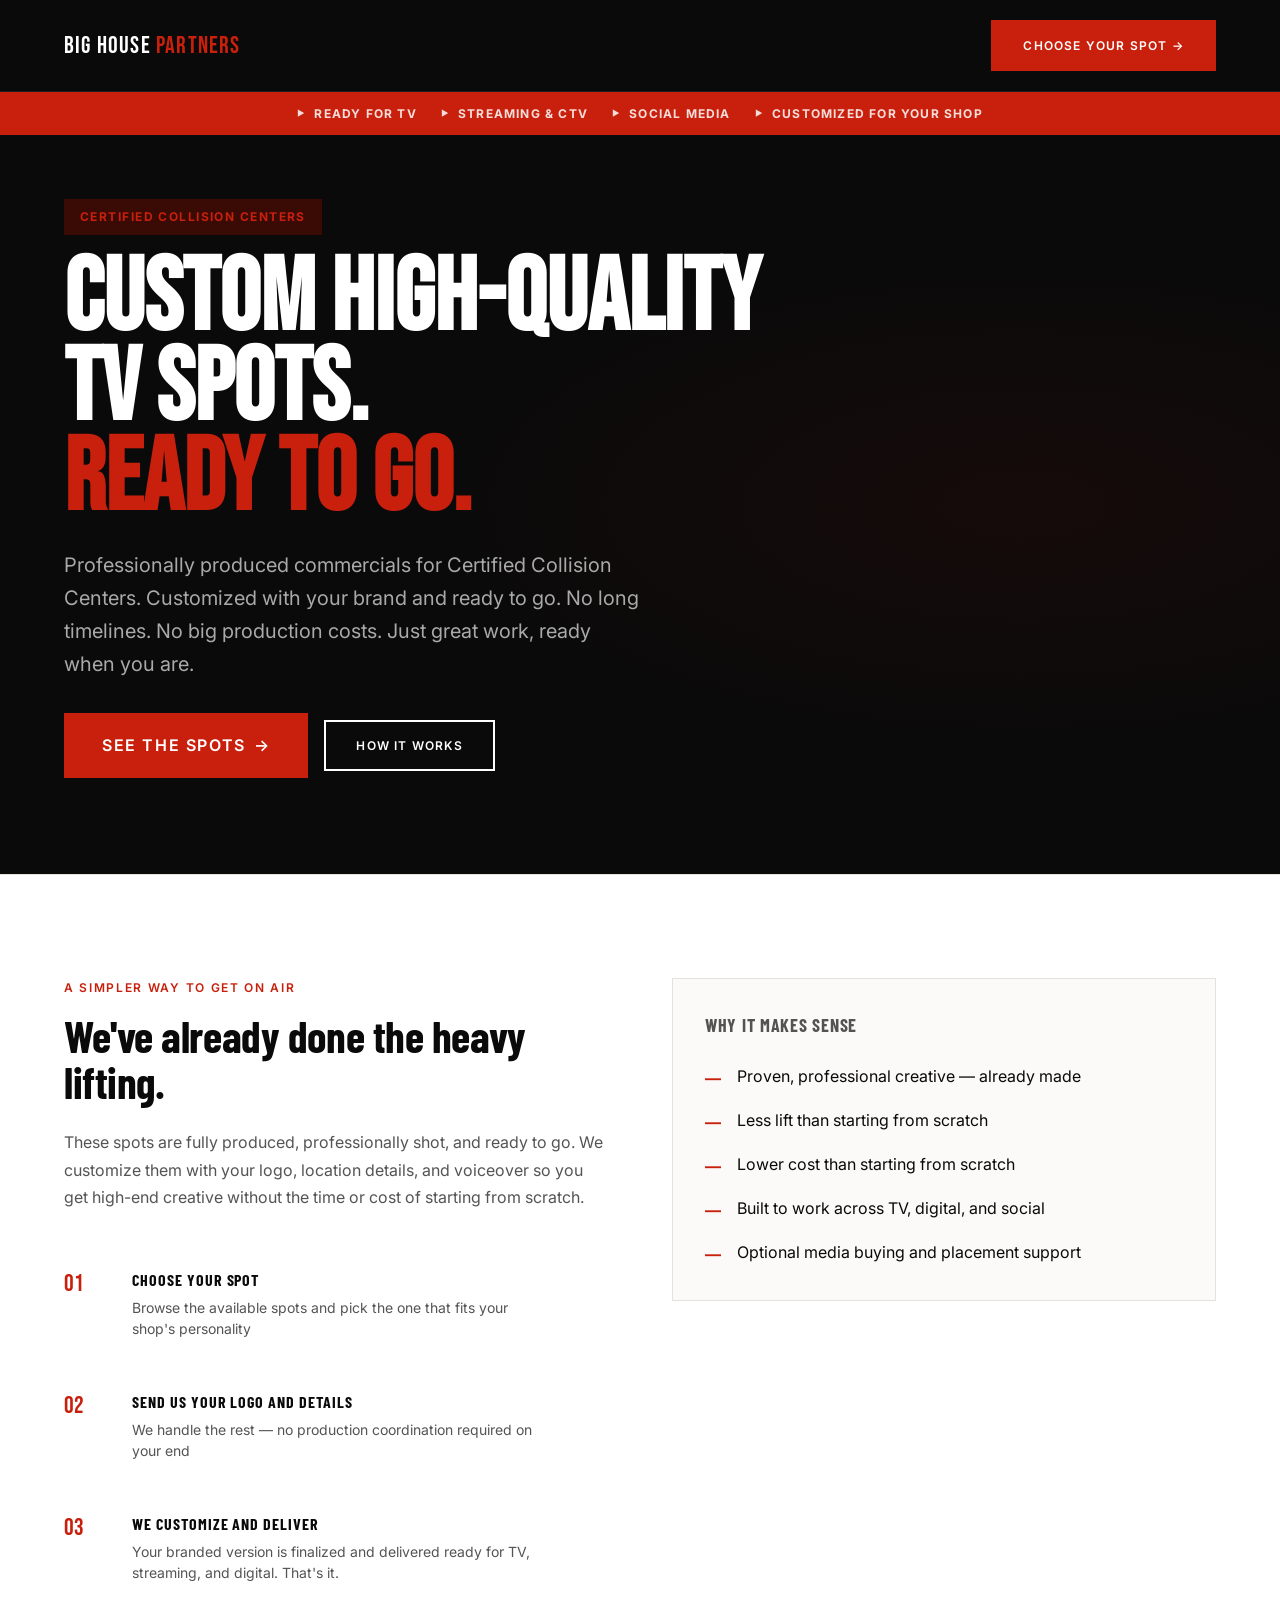
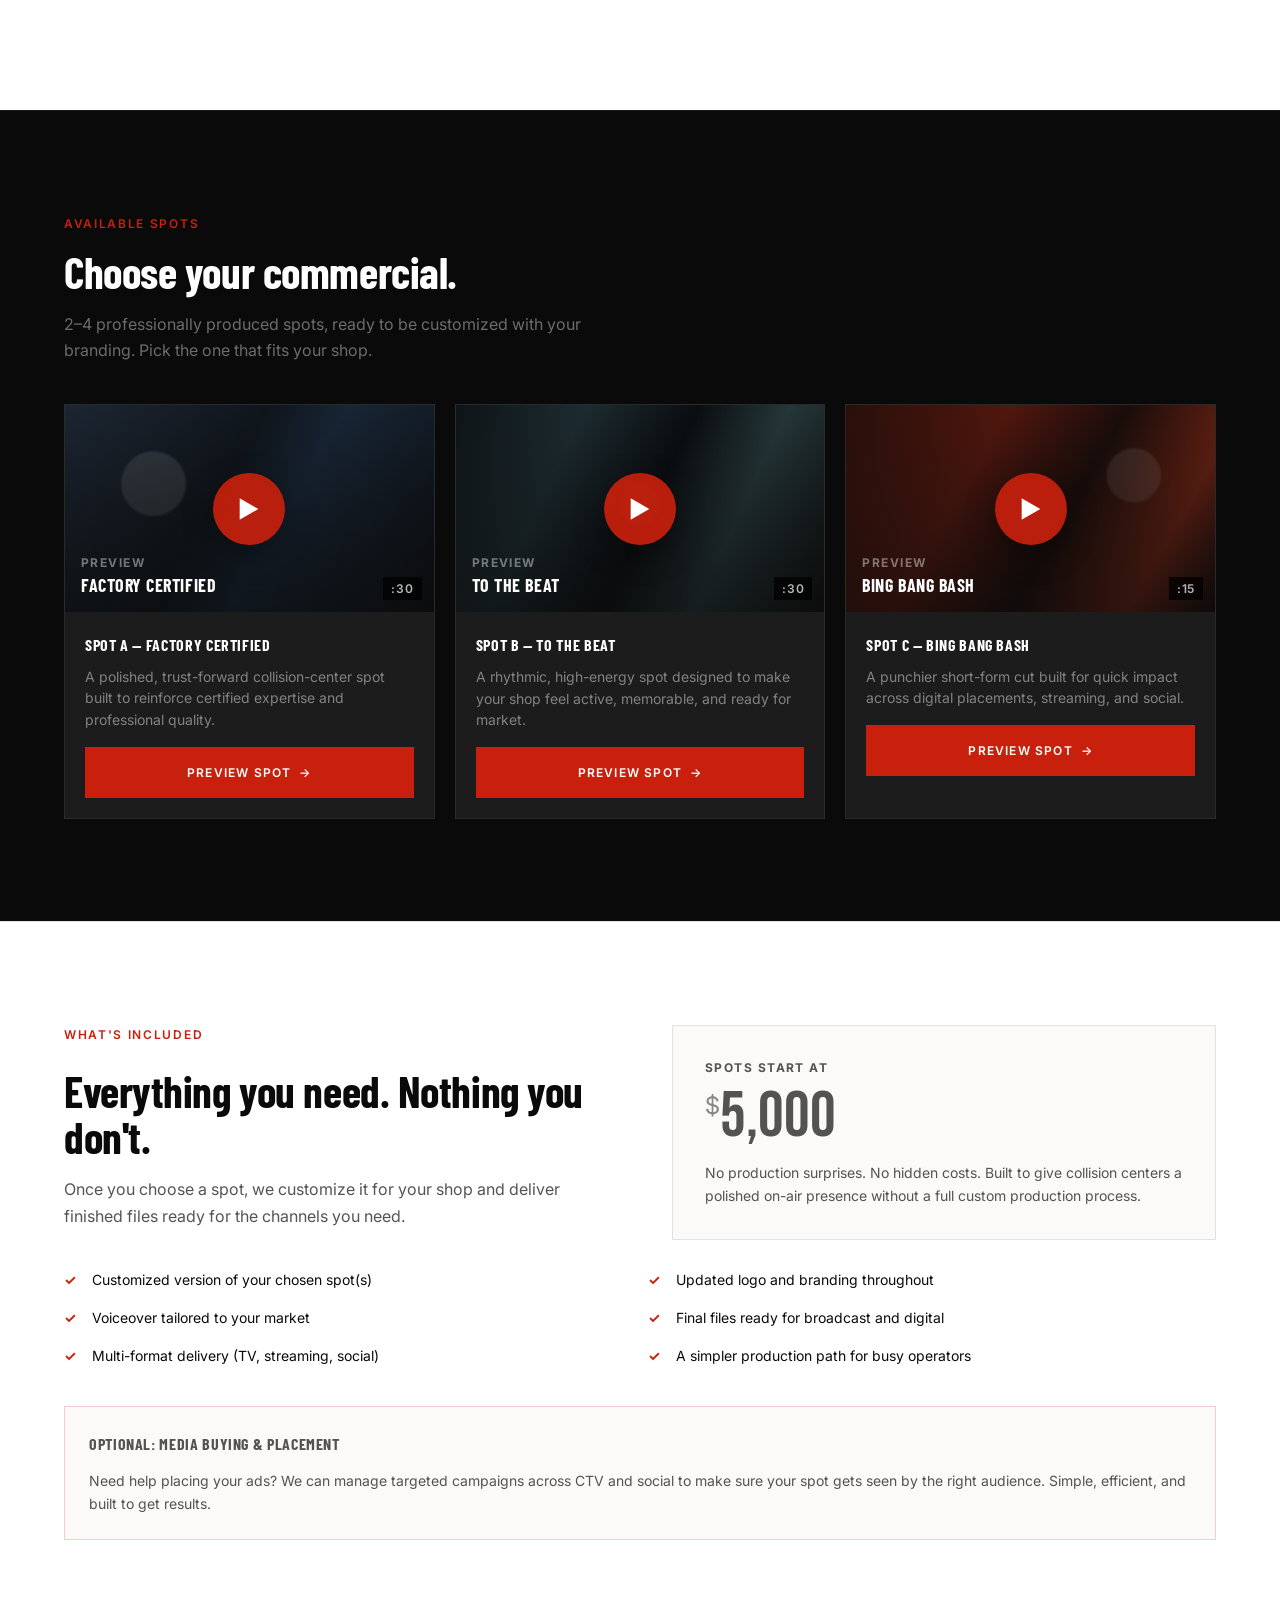
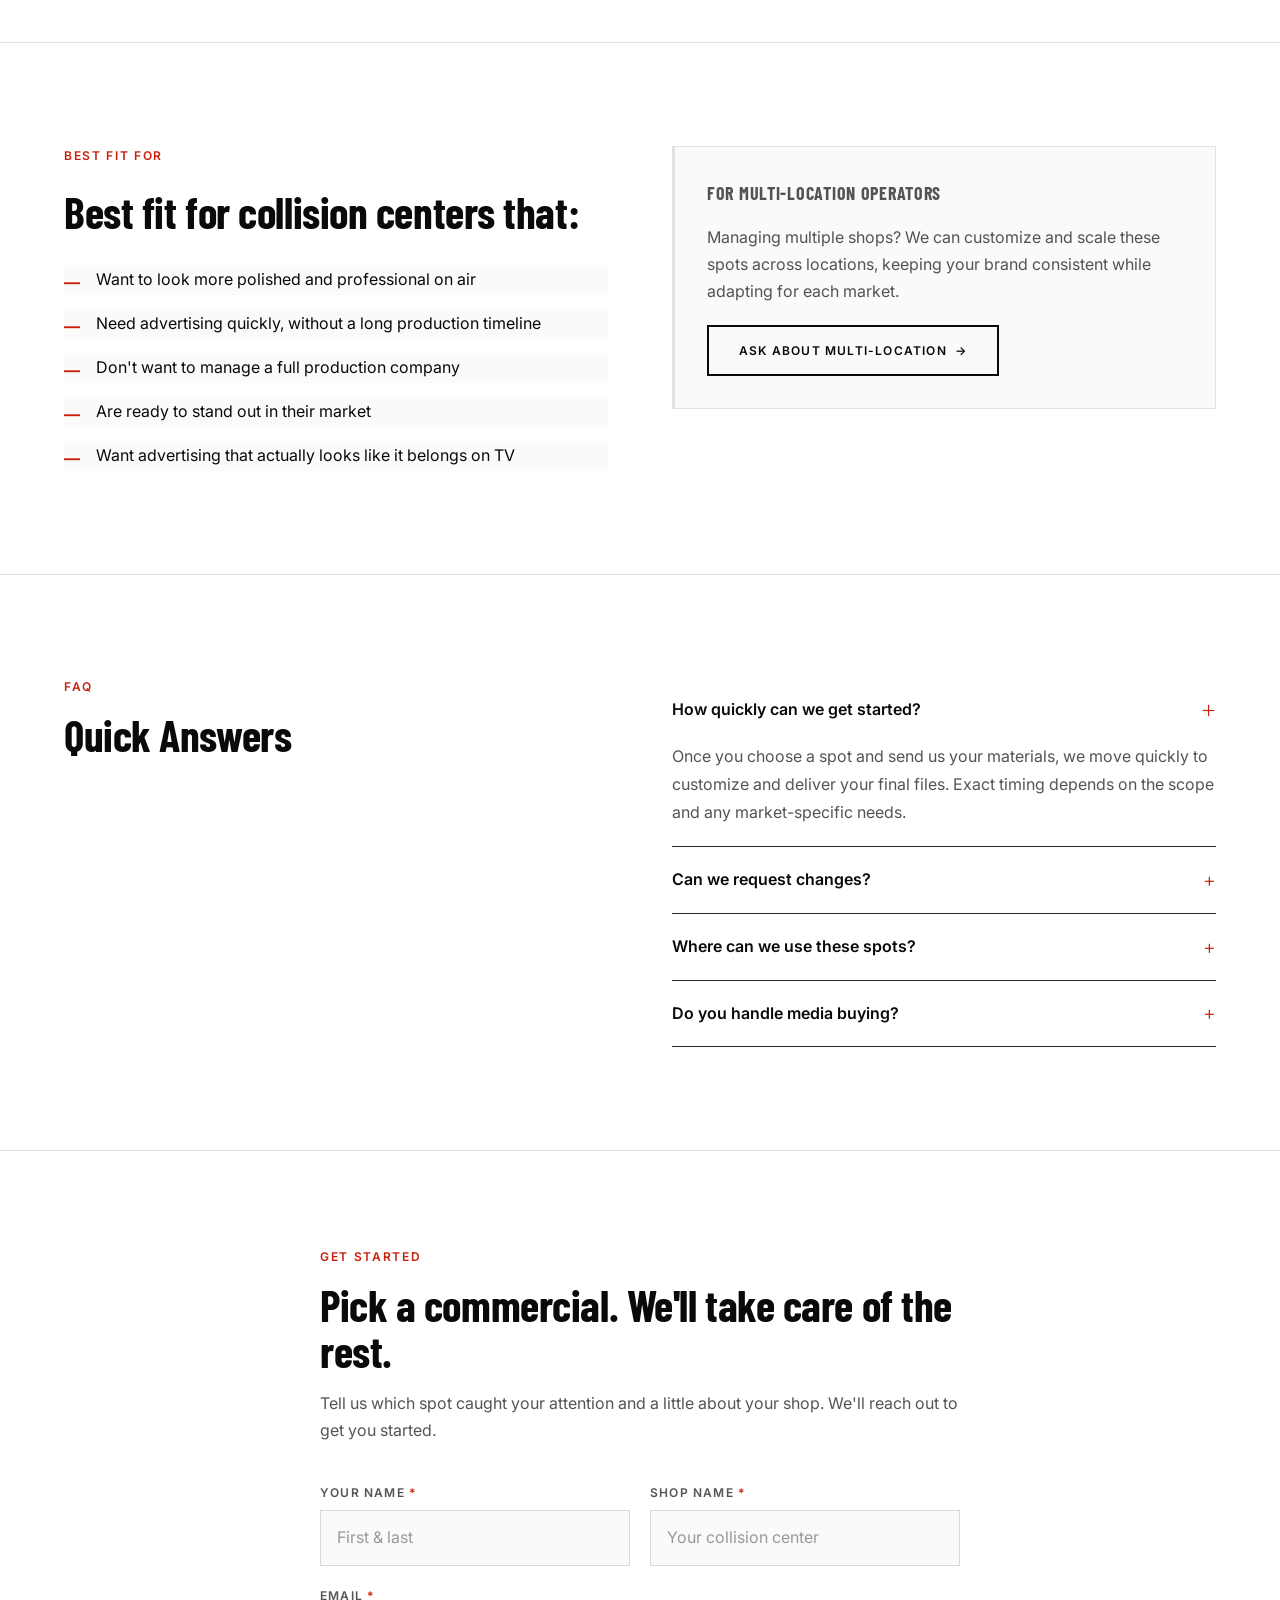
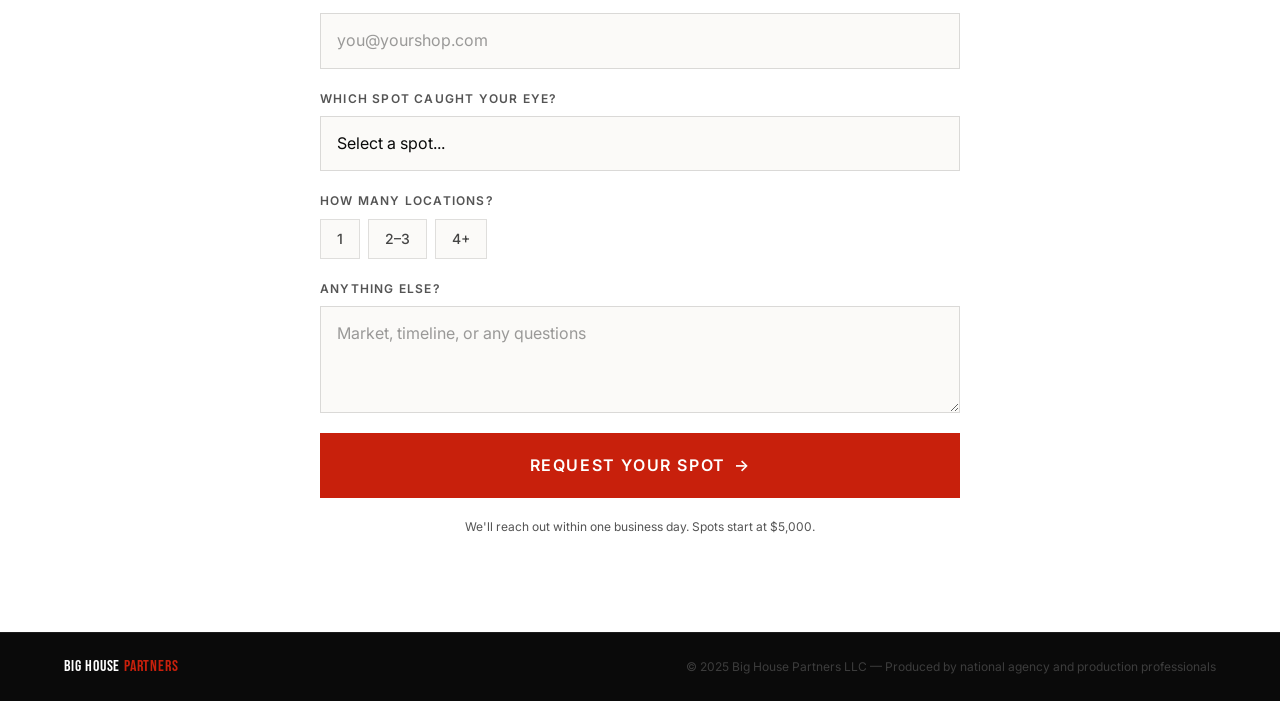
<file: index-standalone.html>
<!DOCTYPE html>
<html lang="en">
<head>
  <meta charset="UTF-8">
  <meta name="viewport" content="width=device-width, initial-scale=1.0">
  <title>TV Spots for Collision Centers — Big House Partners</title>
  <meta name="description" content="Professionally produced TV commercials for Certified Collision Centers. Customized with your brand and ready to go.">
  <style>
/* ============================================================
   BIG HOUSE PARTNERS — PROTOTYPE DESIGN SYSTEM
   v1.0 | April 2026
   Shared across: Homepage, Landing Pages, Email Previews
   ============================================================ */

@import url('https://fonts.googleapis.com/css2?family=Bebas+Neue&family=Barlow+Condensed:ital,wght@0,400;0,600;0,700;0,800;1,700&family=Inter:wght@300;400;500;600;700&display=swap');

/* ============================================================
   1. DESIGN TOKENS
   ============================================================ */
:root {
  /* Brand Colors */
  --black:     #0A0A0A;
  --black-soft: #141414;
  --gray-900:  #1C1C1C;
  --gray-800:  #2A2A2A;
  --gray-700:  #3D3D3D;
  --gray-600:  #555555;
  --gray-500:  #888888;
  --gray-400:  #AAAAAA;
  --gray-200:  #E0E0E0;
  --gray-100:  #F2F2F2;
  --gray-50:   #F8F8F8;
  --white:     #FFFFFF;
  --red:       #C8200C;
  --red-dark:  #A0190A;
  --red-muted: #3A0A04;

  /* Semantic */
  --bg-dark:   var(--black);
  --bg-light:  var(--white);
  --bg-alt:    var(--gray-100);
  --text-dark: var(--black);
  --text-light: var(--white);
  --text-muted: var(--gray-500);
  --accent:    var(--red);

  /* Typography */
  --font-display: 'Bebas Neue', 'Barlow Condensed', 'Arial Narrow', sans-serif;
  --font-ui:      'Barlow Condensed', 'Inter', sans-serif;
  --font-body:    'Inter', -apple-system, BlinkMacSystemFont, sans-serif;

  /* Type Scale */
  --text-xs:   0.75rem;    /* 12px */
  --text-sm:   0.875rem;   /* 14px */
  --text-base: 1rem;       /* 16px */
  --text-lg:   1.125rem;   /* 18px */
  --text-xl:   1.25rem;    /* 20px */
  --text-2xl:  1.5rem;     /* 24px */
  --text-3xl:  1.875rem;   /* 30px */
  --text-4xl:  2.5rem;     /* 40px */
  --text-5xl:  3.5rem;     /* 56px */
  --text-6xl:  5rem;       /* 80px */
  --text-7xl:  7rem;       /* 112px */
  --text-8xl:  9rem;       /* 144px */

  /* Spacing */
  --sp-1:  0.25rem;
  --sp-2:  0.5rem;
  --sp-3:  0.75rem;
  --sp-4:  1rem;
  --sp-5:  1.25rem;
  --sp-6:  1.5rem;
  --sp-8:  2rem;
  --sp-10: 2.5rem;
  --sp-12: 3rem;
  --sp-16: 4rem;
  --sp-20: 5rem;
  --sp-24: 6rem;
  --sp-32: 8rem;

  /* Layout */
  --max-w:       1280px;
  --max-w-narrow: 800px;
  --gutter:       clamp(1.25rem, 5vw, 2.5rem);

  /* Effects */
  --radius-sm:  2px;
  --radius:     4px;
  --shadow:     0 4px 24px rgba(0,0,0,0.12);
  --shadow-lg:  0 12px 48px rgba(0,0,0,0.2);
  --t-fast:  150ms ease;
  --t-base:  250ms ease;
  --t-slow:  400ms ease;
}

/* ============================================================
   2. CSS RESET
   ============================================================ */
*, *::before, *::after { box-sizing: border-box; margin: 0; padding: 0; }

html {
  font-size: 16px;
  -webkit-text-size-adjust: 100%;
  scroll-behavior: smooth;
}

body {
  font-family: var(--font-body);
  font-size: var(--text-base);
  line-height: 1.6;
  color: var(--text-dark);
  background: var(--white);
  -webkit-font-smoothing: antialiased;
  -moz-osx-font-smoothing: grayscale;
}

img, video { display: block; max-width: 100%; height: auto; }
a { color: inherit; text-decoration: none; }
ul, ol { list-style: none; }
button { cursor: pointer; font: inherit; border: none; background: none; }
input, textarea, select { font: inherit; }
h1, h2, h3, h4, h5, h6 { font-weight: 700; line-height: 1.1; }

/* ============================================================
   3. LAYOUT UTILITIES
   ============================================================ */
.container {
  width: 100%;
  max-width: var(--max-w);
  margin-inline: auto;
  padding-inline: var(--gutter);
}

.container--narrow {
  max-width: var(--max-w-narrow);
}

.container--full {
  max-width: none;
  padding-inline: 0;
}

.grid-2 { display: grid; grid-template-columns: 1fr; gap: var(--sp-8); }
.grid-3 { display: grid; grid-template-columns: 1fr; gap: var(--sp-8); }
.grid-4 { display: grid; grid-template-columns: repeat(2, 1fr); gap: var(--sp-6); }

@media (min-width: 768px) {
  .grid-2 { grid-template-columns: repeat(2, 1fr); }
  .grid-3 { grid-template-columns: repeat(3, 1fr); }
  .grid-4 { grid-template-columns: repeat(4, 1fr); }
}

.flex { display: flex; }
.flex-between { display: flex; align-items: center; justify-content: space-between; }
.flex-center { display: flex; align-items: center; justify-content: center; }
.flex-col { flex-direction: column; }
.gap-4 { gap: var(--sp-4); }
.gap-6 { gap: var(--sp-6); }
.gap-8 { gap: var(--sp-8); }

/* ============================================================
   4. TYPOGRAPHY COMPONENTS
   ============================================================ */

/* Display — Bebas Neue mega headlines */
.display {
  font-family: var(--font-display);
  line-height: 0.9;
  letter-spacing: 0.01em;
  text-transform: uppercase;
}

.display--xl {
  font-family: var(--font-display);
  font-size: clamp(4rem, 12vw, 9rem);
  line-height: 0.88;
  letter-spacing: 0.01em;
  text-transform: uppercase;
}

.display--lg {
  font-family: var(--font-display);
  font-size: clamp(3rem, 8vw, 6rem);
  line-height: 0.9;
  letter-spacing: 0.01em;
  text-transform: uppercase;
}

.display--md {
  font-family: var(--font-display);
  font-size: clamp(2.25rem, 5vw, 3.75rem);
  line-height: 0.95;
  letter-spacing: 0.01em;
  text-transform: uppercase;
}

/* Section headings */
.heading-xl {
  font-family: var(--font-ui);
  font-size: clamp(1.75rem, 4vw, 2.75rem);
  font-weight: 700;
  line-height: 1.05;
  letter-spacing: -0.01em;
}

.heading-lg {
  font-family: var(--font-ui);
  font-size: clamp(1.25rem, 3vw, 2rem);
  font-weight: 700;
  line-height: 1.1;
}

.heading-md {
  font-family: var(--font-ui);
  font-size: clamp(1.1rem, 2vw, 1.5rem);
  font-weight: 700;
  line-height: 1.2;
}

/* Labels / eyebrows */
.label {
  display: inline-block;
  font-family: var(--font-body);
  font-size: var(--text-xs);
  font-weight: 600;
  text-transform: uppercase;
  letter-spacing: 0.14em;
  color: var(--gray-500);
}

.label--red { color: var(--red); }
.label--white { color: rgba(255,255,255,0.6); }

/* Body copy */
.body-lg {
  font-size: var(--text-lg);
  line-height: 1.7;
}

.body-base {
  font-size: var(--text-base);
  line-height: 1.65;
}

/* Accent color */
.red { color: var(--red); }
.white { color: var(--white); }
.muted { color: var(--gray-500); }

/* ============================================================
   5. BUTTONS & CTAs
   ============================================================ */
.btn {
  display: inline-flex;
  align-items: center;
  gap: var(--sp-2);
  padding: 0.875rem 1.875rem;
  font-family: var(--font-body);
  font-size: var(--text-sm);
  font-weight: 600;
  text-transform: uppercase;
  letter-spacing: 0.1em;
  text-decoration: none;
  border: 2px solid transparent;
  transition: background var(--t-fast), color var(--t-fast), border-color var(--t-fast);
  white-space: nowrap;
}

.btn--primary {
  background: var(--red);
  color: var(--white);
  border-color: var(--red);
}
.btn--primary:hover {
  background: var(--red-dark);
  border-color: var(--red-dark);
}

.btn--outline-white {
  background: transparent;
  color: var(--white);
  border-color: var(--white);
}
.btn--outline-white:hover {
  background: var(--white);
  color: var(--black);
}

.btn--outline-dark {
  background: transparent;
  color: var(--black);
  border-color: var(--black);
}
.btn--outline-dark:hover {
  background: var(--black);
  color: var(--white);
}

.btn--lg {
  padding: 1.125rem 2.25rem;
  font-size: var(--text-base);
}

.btn-arrow::after { content: ' →'; }

/* ============================================================
   6. NAVIGATION
   ============================================================ */
.nav {
  position: fixed;
  top: 0;
  left: 0;
  right: 0;
  z-index: 100;
  padding: var(--sp-5) var(--gutter);
  display: flex;
  align-items: center;
  justify-content: space-between;
  transition: background var(--t-base), padding var(--t-base);
}

.nav--scrolled {
  background: var(--black);
  padding: var(--sp-4) var(--gutter);
}

.nav-logo {
  font-family: var(--font-display);
  font-size: 1.5rem;
  letter-spacing: 0.05em;
  color: var(--white);
  text-decoration: none;
  line-height: 1;
}

.nav-logo span { color: var(--red); }

.nav-links {
  display: none;
  align-items: center;
  gap: var(--sp-8);
}

.nav-links a {
  font-size: var(--text-sm);
  font-weight: 500;
  letter-spacing: 0.06em;
  color: rgba(255,255,255,0.75);
  text-transform: uppercase;
  transition: color var(--t-fast);
}

.nav-links a:hover { color: var(--white); }

.nav-hamburger {
  display: flex;
  flex-direction: column;
  gap: 5px;
  padding: var(--sp-2);
  cursor: pointer;
}

.nav-hamburger span {
  display: block;
  width: 24px;
  height: 2px;
  background: var(--white);
  transition: transform var(--t-base), opacity var(--t-base);
}

.nav-hamburger.open span:nth-child(1) { transform: translateY(7px) rotate(45deg); }
.nav-hamburger.open span:nth-child(2) { opacity: 0; }
.nav-hamburger.open span:nth-child(3) { transform: translateY(-7px) rotate(-45deg); }

/* Mobile menu overlay */
.nav-mobile-menu {
  position: fixed;
  inset: 0;
  background: var(--black);
  z-index: 99;
  display: flex;
  flex-direction: column;
  align-items: center;
  justify-content: center;
  gap: var(--sp-8);
  opacity: 0;
  pointer-events: none;
  transition: opacity var(--t-base);
}

.nav-mobile-menu.open {
  opacity: 1;
  pointer-events: all;
}

.nav-mobile-menu a {
  font-family: var(--font-display);
  font-size: clamp(2.5rem, 8vw, 4rem);
  color: var(--white);
  letter-spacing: 0.05em;
  text-transform: uppercase;
  transition: color var(--t-fast);
}

.nav-mobile-menu a:hover { color: var(--red); }

/* LP nav — logo only */
.nav-lp {
  position: static;
  padding: var(--sp-5) var(--gutter);
  display: flex;
  align-items: center;
  justify-content: space-between;
  background: var(--black);
  max-width: 100%;
}

@media (min-width: 768px) {
  .nav-links { display: flex; }
  .nav-hamburger { display: none; }
}

/* ============================================================
   7. HERO
   ============================================================ */
.hero {
  min-height: 100svh;
  background: var(--black);
  display: flex;
  flex-direction: column;
  justify-content: flex-end;
  padding-bottom: var(--sp-16);
  position: relative;
  overflow: hidden;
}

.hero__video-bg {
  position: absolute;
  inset: 0;
  background: linear-gradient(160deg, #1a1a1a 0%, #0a0a0a 60%);
  display: flex;
  align-items: center;
  justify-content: center;
}

.hero__video-placeholder {
  position: absolute;
  inset: 0;
  background: linear-gradient(135deg, #1c1c1c 0%, #0a0a0a 100%);
  display: grid;
  place-items: center;
  overflow: hidden;
}

.hero__video-placeholder::before {
  content: '';
  position: absolute;
  inset: -20%;
  background:
    radial-gradient(ellipse 60% 60% at 20% 40%, rgba(200,32,12,0.06) 0%, transparent 70%),
    radial-gradient(ellipse 50% 40% at 80% 70%, rgba(255,255,255,0.03) 0%, transparent 70%);
}

.hero__video-placeholder .play-hint {
  position: absolute;
  bottom: var(--sp-8);
  left: 50%;
  transform: translateX(-50%);
  display: flex;
  align-items: center;
  gap: var(--sp-3);
  color: rgba(255,255,255,0.3);
  font-size: var(--text-xs);
  font-weight: 600;
  letter-spacing: 0.14em;
  text-transform: uppercase;
}

.hero__overlay {
  position: absolute;
  inset: 0;
  background: linear-gradient(
    to bottom,
    rgba(10,10,10,0.2) 0%,
    rgba(10,10,10,0.3) 50%,
    rgba(10,10,10,0.85) 100%
  );
}

.hero__content {
  position: relative;
  z-index: 2;
  padding: 0 var(--gutter);
  max-width: var(--max-w);
  margin-inline: auto;
  width: 100%;
}

.hero__tag {
  display: inline-block;
  font-size: var(--text-xs);
  font-weight: 600;
  text-transform: uppercase;
  letter-spacing: 0.14em;
  color: var(--red);
  margin-bottom: var(--sp-4);
}

.hero__headline {
  font-family: var(--font-display);
  font-size: clamp(3.5rem, 10vw, 8.5rem);
  line-height: 0.88;
  letter-spacing: 0.01em;
  text-transform: uppercase;
  color: var(--white);
  margin-bottom: var(--sp-6);
}

.hero__sub {
  font-size: clamp(var(--text-base), 2.5vw, var(--text-xl));
  color: rgba(255,255,255,0.7);
  max-width: 520px;
  line-height: 1.55;
  margin-bottom: var(--sp-10);
}

/* ============================================================
   8. SECTION FRAMEWORK
   ============================================================ */
.section {
  padding: clamp(var(--sp-16), 8vw, var(--sp-32)) 0;
}

.section--dark {
  background: var(--black);
  color: var(--white);
}

.section--gray {
  background: var(--gray-100);
}

.section--red-accent {
  background: var(--black);
  color: var(--white);
}

.section--compact { padding: var(--sp-16) 0; }
.section--tight   { padding: var(--sp-12) 0; }

.section__header {
  margin-bottom: var(--sp-12);
}

.section__header--center { text-align: center; }

/* ============================================================
   9. CALLOUT BLOCKS
   ============================================================ */
.callout {
  background: var(--black);
  color: var(--white);
  padding: clamp(var(--sp-16), 10vw, var(--sp-32)) var(--gutter);
  text-align: center;
}

.callout__headline {
  font-family: var(--font-display);
  font-size: clamp(3.5rem, 9vw, 8rem);
  line-height: 0.88;
  text-transform: uppercase;
  letter-spacing: 0.01em;
}

.callout__headline .accent { color: var(--red); }

.callout__sub {
  margin-top: var(--sp-6);
  font-size: var(--text-lg);
  color: rgba(255,255,255,0.6);
  max-width: 560px;
  margin-inline: auto;
  line-height: 1.6;
}

/* ============================================================
   10. ACCORDION / EXPAND
   ============================================================ */
.accordion-item {
  border-top: 1px solid var(--gray-800);
}

.accordion-item:last-child {
  border-bottom: 1px solid var(--gray-800);
}

.accordion-trigger {
  width: 100%;
  display: flex;
  align-items: center;
  justify-content: space-between;
  padding: var(--sp-5) 0;
  font-family: var(--font-ui);
  font-size: clamp(var(--text-base), 2vw, var(--text-lg));
  font-weight: 600;
  text-transform: uppercase;
  letter-spacing: 0.04em;
  color: var(--white);
  cursor: pointer;
  gap: var(--sp-4);
}

.accordion-trigger .icon {
  flex-shrink: 0;
  width: 28px;
  height: 28px;
  border: 1px solid rgba(255,255,255,0.2);
  border-radius: 50%;
  display: flex;
  align-items: center;
  justify-content: center;
  font-size: var(--text-lg);
  font-weight: 300;
  transition: transform var(--t-base), background var(--t-base);
}

.accordion-item.open .icon {
  transform: rotate(45deg);
  background: var(--red);
  border-color: var(--red);
}

.accordion-body {
  max-height: 0;
  overflow: hidden;
  transition: max-height var(--t-slow);
}

.accordion-item.open .accordion-body {
  max-height: 600px;
}

.accordion-body__inner {
  padding: 0 0 var(--sp-6);
}

.accordion-body__inner p,
.accordion-body__inner li {
  color: rgba(255,255,255,0.65);
  font-size: var(--text-base);
  line-height: 1.7;
}

.accordion-body__inner ul {
  list-style: none;
  display: flex;
  flex-direction: column;
  gap: var(--sp-2);
}

.accordion-body__inner ul li::before {
  content: '—';
  margin-right: var(--sp-3);
  color: var(--red);
  font-weight: 700;
}

/* Light accordion (for service pages) */
.accordion-item--light {
  border-color: var(--gray-200);
}

.accordion-trigger--light {
  color: var(--black);
}

.accordion-trigger--light .icon {
  border-color: var(--gray-300);
  color: var(--black);
}

.accordion-item--light.open .icon {
  background: var(--red);
  border-color: var(--red);
  color: var(--white);
}

.accordion-body__inner--light p,
.accordion-body__inner--light li {
  color: var(--gray-600);
}

/* ============================================================
   11. WORK GRID
   ============================================================ */
.work-grid {
  display: grid;
  grid-template-columns: repeat(2, 1fr);
  gap: 3px;
}

@media (min-width: 768px) {
  .work-grid { grid-template-columns: repeat(3, 1fr); }
}

@media (min-width: 1024px) {
  .work-grid { grid-template-columns: repeat(4, 1fr); }
}

.work-card {
  position: relative;
  aspect-ratio: 4/3;
  overflow: hidden;
  background: var(--gray-800);
  cursor: pointer;
}

.work-card--wide {
  grid-column: span 2;
  aspect-ratio: 2/1;
}

.work-card__img {
  width: 100%;
  height: 100%;
  object-fit: cover;
  display: block;
  background: linear-gradient(135deg, var(--gray-800) 0%, var(--gray-900) 100%);
  transition: transform 0.5s ease;
}

.work-card:hover .work-card__img {
  transform: scale(1.04);
}

.work-card__overlay {
  position: absolute;
  inset: 0;
  background: rgba(10,10,10,0.7);
  display: flex;
  flex-direction: column;
  justify-content: flex-end;
  padding: var(--sp-5);
  opacity: 0;
  transition: opacity var(--t-base);
}

.work-card:hover .work-card__overlay { opacity: 1; }

.work-card__client {
  font-size: var(--text-xs);
  font-weight: 600;
  letter-spacing: 0.12em;
  text-transform: uppercase;
  color: var(--red);
  margin-bottom: var(--sp-1);
}

.work-card__title {
  font-family: var(--font-ui);
  font-size: var(--text-base);
  font-weight: 700;
  color: var(--white);
  line-height: 1.2;
}

/* Placeholder work card pattern */
.work-card__placeholder {
  width: 100%;
  height: 100%;
  display: flex;
  align-items: center;
  justify-content: center;
  color: var(--gray-700);
  font-size: var(--text-xs);
  font-weight: 600;
  letter-spacing: 0.1em;
  text-transform: uppercase;
}

.work-card__embed {
  position: absolute;
  inset: 0;
  width: 100%;
  height: 100%;
}

.work-card__embed iframe {
  width: 100%;
  height: 100%;
  border: 0;
}

.work-card--embed .work-card__overlay {
  opacity: 1;
  background: linear-gradient(180deg, rgba(10, 10, 10, 0.06) 0%, rgba(10, 10, 10, 0.82) 100%);
}

.work-card--embed:hover .work-card__img {
  transform: none;
}

/* ============================================================
   12. TESTIMONIALS
   ============================================================ */
.testimonial-featured {
  max-width: 780px;
  margin-inline: auto;
  text-align: center;
}

.testimonial-featured__quote {
  font-family: var(--font-ui);
  font-size: clamp(var(--text-xl), 3.5vw, var(--text-3xl));
  font-weight: 600;
  line-height: 1.35;
  color: var(--white);
  margin-bottom: var(--sp-6);
}

.testimonial-featured__mark {
  font-family: var(--font-display);
  font-size: 8rem;
  line-height: 0.6;
  color: var(--red);
  display: block;
  margin-bottom: var(--sp-4);
}

.testimonial-featured__attr {
  font-size: var(--text-sm);
  color: rgba(255,255,255,0.45);
  font-weight: 500;
  letter-spacing: 0.06em;
  text-transform: uppercase;
}

.testimonial-featured__name {
  color: rgba(255,255,255,0.75);
  font-weight: 600;
}

.testimonial-sm {
  border-left: 2px solid var(--gray-700);
  padding-left: var(--sp-5);
}

.testimonial-sm__quote {
  font-size: var(--text-base);
  line-height: 1.65;
  color: rgba(255,255,255,0.7);
  font-style: italic;
  margin-bottom: var(--sp-3);
}

.testimonial-sm__attr {
  font-size: var(--text-xs);
  color: rgba(255,255,255,0.4);
  font-weight: 600;
  letter-spacing: 0.1em;
  text-transform: uppercase;
}

/* ============================================================
   13. PROCESS LIST
   ============================================================ */
.process-list {
  display: flex;
  flex-direction: column;
  gap: 0;
}

.process-step {
  display: grid;
  grid-template-columns: 3rem 1fr;
  gap: var(--sp-5);
  padding: var(--sp-6) 0;
  border-bottom: 1px solid rgba(255,255,255,0.08);
  align-items: start;
}

.process-step:last-child { border-bottom: none; }

.process-step__num {
  font-family: var(--font-display);
  font-size: 1.5rem;
  color: var(--red);
  line-height: 1;
  padding-top: 0.2em;
}

.process-step__title {
  font-family: var(--font-ui);
  font-size: var(--text-base);
  font-weight: 700;
  text-transform: uppercase;
  letter-spacing: 0.06em;
  color: var(--white);
  margin-bottom: var(--sp-1);
}

.process-step__desc {
  font-size: var(--text-sm);
  color: rgba(255,255,255,0.5);
  line-height: 1.55;
}

/* Light variant (for LP pages) */
.process-list--light .process-step {
  border-color: var(--gray-200);
}

.process-list--light .process-step__title { color: var(--black); }
.process-list--light .process-step__desc  { color: var(--gray-600); }

/* ============================================================
   14. CLIENT LOGOS
   ============================================================ */
.logo-strip {
  display: flex;
  flex-wrap: wrap;
  gap: var(--sp-6) var(--sp-8);
  align-items: center;
}

.logo-item {
  font-family: var(--font-body);
  font-size: var(--text-sm);
  font-weight: 600;
  letter-spacing: 0.04em;
  color: var(--gray-500);
  text-transform: uppercase;
  display: flex;
  align-items: center;
  gap: var(--sp-2);
  transition: color var(--t-fast);
}

.logo-item:hover { color: var(--gray-300); }

/* Logo pill (on dark bg) */
.logo-pill {
  padding: var(--sp-2) var(--sp-4);
  background: rgba(255,255,255,0.05);
  border: 1px solid rgba(255,255,255,0.08);
  border-radius: 2px;
  font-size: var(--text-xs);
  font-weight: 600;
  letter-spacing: 0.1em;
  color: rgba(255,255,255,0.4);
  text-transform: uppercase;
  white-space: nowrap;
}

/* ============================================================
   15. TEAM SECTION
   ============================================================ */
.team-grid {
  display: grid;
  grid-template-columns: repeat(auto-fit, minmax(240px, 1fr));
  gap: var(--sp-8);
}

.team-card {}

.team-card__photo {
  aspect-ratio: 3/4;
  background: linear-gradient(160deg, var(--gray-800) 0%, var(--gray-900) 100%);
  overflow: hidden;
  margin-bottom: var(--sp-4);
  position: relative;
}

.team-card__photo::after {
  content: '';
  position: absolute;
  inset: 0;
  background: linear-gradient(to bottom, transparent 50%, rgba(10,10,10,0.6) 100%);
}

.team-card__photo-inner {
  width: 100%;
  height: 100%;
  display: flex;
  align-items: center;
  justify-content: center;
  color: var(--gray-700);
  font-size: var(--text-xs);
  font-weight: 600;
  letter-spacing: 0.1em;
  text-transform: uppercase;
}

.team-card__name {
  font-family: var(--font-ui);
  font-size: var(--text-xl);
  font-weight: 700;
  text-transform: uppercase;
  letter-spacing: 0.04em;
  color: var(--white);
  margin-bottom: var(--sp-1);
}

.team-card__role {
  font-size: var(--text-sm);
  color: var(--red);
  font-weight: 600;
  letter-spacing: 0.06em;
  text-transform: uppercase;
  margin-bottom: var(--sp-3);
}

.team-card__desc {
  font-size: var(--text-sm);
  color: rgba(255,255,255,0.5);
  line-height: 1.6;
}

/* ============================================================
   16. TABS
   ============================================================ */
.tab-nav {
  display: flex;
  gap: 0;
  border-bottom: 1px solid rgba(255,255,255,0.1);
  margin-bottom: var(--sp-8);
  overflow-x: auto;
  scrollbar-width: none;
}

.tab-nav::-webkit-scrollbar { display: none; }

.tab-btn {
  padding: var(--sp-4) var(--sp-6);
  font-family: var(--font-ui);
  font-size: var(--text-sm);
  font-weight: 700;
  text-transform: uppercase;
  letter-spacing: 0.08em;
  color: rgba(255,255,255,0.4);
  border-bottom: 2px solid transparent;
  margin-bottom: -1px;
  white-space: nowrap;
  transition: color var(--t-fast), border-color var(--t-fast);
}

.tab-btn:hover { color: rgba(255,255,255,0.7); }
.tab-btn.active {
  color: var(--white);
  border-color: var(--red);
}

.tab-panel { display: none; }
.tab-panel.active { display: block; }

.tab-panel ul {
  display: flex;
  flex-direction: column;
  gap: var(--sp-3);
}

.tab-panel ul li {
  display: flex;
  align-items: flex-start;
  gap: var(--sp-4);
  font-size: var(--text-base);
  color: rgba(255,255,255,0.65);
  line-height: 1.6;
}

.tab-panel ul li::before {
  content: '—';
  color: var(--red);
  font-weight: 700;
  flex-shrink: 0;
  margin-top: 0.1em;
}

/* ============================================================
   17. FORMS
   ============================================================ */
.form {
  display: flex;
  flex-direction: column;
  gap: var(--sp-5);
}

.form-row {
  display: grid;
  grid-template-columns: 1fr;
  gap: var(--sp-5);
}

@media (min-width: 640px) {
  .form-row--2 { grid-template-columns: repeat(2, 1fr); }
}

.form-field {
  display: flex;
  flex-direction: column;
  gap: var(--sp-2);
}

.form-label {
  font-size: var(--text-xs);
  font-weight: 600;
  text-transform: uppercase;
  letter-spacing: 0.1em;
  color: var(--gray-400);
}

.form-input,
.form-select,
.form-textarea {
  width: 100%;
  padding: 0.875rem 1rem;
  background: var(--gray-900);
  border: 1px solid var(--gray-700);
  color: var(--white);
  font-size: var(--text-base);
  font-family: var(--font-body);
  transition: border-color var(--t-fast);
  -webkit-appearance: none;
  appearance: none;
}

.form-input:focus,
.form-select:focus,
.form-textarea:focus {
  outline: none;
  border-color: var(--red);
}

.form-input::placeholder,
.form-textarea::placeholder { color: var(--gray-600); }

.form-textarea { resize: vertical; min-height: 100px; }

.form-select {
  cursor: pointer;
  background-image: url("data:image/svg+xml,%3Csvg width='12' height='8' viewBox='0 0 12 8' fill='none' xmlns='http://www.w3.org/2000/svg'%3E%3Cpath d='M1 1L6 6L11 1' stroke='%23888' stroke-width='1.5' stroke-linecap='round'/%3E%3C/svg%3E");
  background-repeat: no-repeat;
  background-position: right 1rem center;
  padding-right: 2.5rem;
}

/* Radio groups */
.radio-group {
  display: flex;
  flex-wrap: wrap;
  gap: var(--sp-2);
}

.radio-option {
  position: relative;
}

.radio-option input {
  position: absolute;
  opacity: 0;
  width: 0;
  height: 0;
}

.radio-option label {
  display: block;
  padding: 0.5rem 1rem;
  border: 1px solid var(--gray-700);
  color: var(--gray-400);
  font-size: var(--text-sm);
  font-weight: 500;
  cursor: pointer;
  transition: all var(--t-fast);
  white-space: nowrap;
}

.radio-option input:checked + label {
  background: var(--red);
  border-color: var(--red);
  color: var(--white);
}

.radio-option label:hover {
  border-color: var(--gray-400);
  color: var(--white);
}

/* Form note */
.form-note {
  font-size: var(--text-xs);
  color: var(--gray-500);
  line-height: 1.5;
}

/* ============================================================
   18. PRICING CARDS
   ============================================================ */
.pricing-grid {
  display: grid;
  grid-template-columns: 1fr;
  gap: var(--sp-6);
}

@media (min-width: 640px) {
  .pricing-grid { grid-template-columns: repeat(2, 1fr); }
}

@media (min-width: 1024px) {
  .pricing-grid { grid-template-columns: repeat(3, 1fr); }
}

.pricing-card {
  background: var(--gray-900);
  border: 1px solid var(--gray-800);
  padding: var(--sp-8) var(--sp-6);
  display: flex;
  flex-direction: column;
  gap: var(--sp-5);
  transition: border-color var(--t-base);
}

.pricing-card:hover {
  border-color: var(--gray-600);
}

.pricing-card--featured {
  border-color: var(--red);
  position: relative;
}

.pricing-card--featured::before {
  content: 'Most Popular';
  position: absolute;
  top: -1px;
  right: var(--sp-5);
  background: var(--red);
  color: var(--white);
  font-size: var(--text-xs);
  font-weight: 700;
  letter-spacing: 0.1em;
  text-transform: uppercase;
  padding: var(--sp-1) var(--sp-3);
}

.pricing-card__tag {
  font-size: var(--text-xs);
  font-weight: 700;
  letter-spacing: 0.14em;
  text-transform: uppercase;
  color: var(--red);
}

.pricing-card__name {
  font-family: var(--font-display);
  font-size: 2.25rem;
  color: var(--white);
  letter-spacing: 0.03em;
  line-height: 1;
}

.pricing-card__price {
  font-family: var(--font-ui);
  font-size: var(--text-2xl);
  font-weight: 700;
  color: var(--white);
}

.pricing-card__price sup {
  font-size: var(--text-base);
  font-weight: 400;
  color: var(--gray-500);
  vertical-align: top;
  margin-top: 0.3em;
}

.pricing-card__desc {
  font-size: var(--text-sm);
  color: var(--gray-400);
  line-height: 1.6;
  border-top: 1px solid var(--gray-800);
  padding-top: var(--sp-5);
}

.pricing-card__features {
  display: flex;
  flex-direction: column;
  gap: var(--sp-2);
  flex: 1;
}

.pricing-card__feature {
  font-size: var(--text-sm);
  color: rgba(255,255,255,0.6);
  display: flex;
  align-items: flex-start;
  gap: var(--sp-3);
  line-height: 1.5;
}

.pricing-card__feature::before {
  content: '—';
  color: var(--red);
  flex-shrink: 0;
  font-weight: 700;
}

.pricing-card__cta {
  margin-top: auto;
}

/* ============================================================
   19. FAQ ACCORDION
   ============================================================ */
.faq-list {
  display: flex;
  flex-direction: column;
  max-width: 720px;
}

.faq-item {
  border-bottom: 1px solid var(--gray-800);
}

.faq-trigger {
  width: 100%;
  display: flex;
  justify-content: space-between;
  align-items: center;
  padding: var(--sp-5) 0;
  font-size: var(--text-base);
  font-weight: 600;
  color: var(--white);
  text-align: left;
  gap: var(--sp-4);
  cursor: pointer;
  transition: color var(--t-fast);
}

.faq-trigger:hover { color: var(--gray-300); }

.faq-icon {
  flex-shrink: 0;
  font-size: 1.25rem;
  font-weight: 300;
  color: var(--red);
  transition: transform var(--t-base);
  line-height: 1;
}

.faq-item.open .faq-icon { transform: rotate(45deg); }

.faq-answer {
  max-height: 0;
  overflow: hidden;
  transition: max-height var(--t-slow);
}

.faq-item.open .faq-answer { max-height: 500px; }

.faq-answer__inner {
  padding: 0 0 var(--sp-5) 0;
  font-size: var(--text-base);
  color: rgba(255,255,255,0.55);
  line-height: 1.75;
}

.faq-answer__inner a {
  color: var(--white);
  text-decoration: underline;
  text-underline-offset: 3px;
}

/* ============================================================
   20. BADGES / STAT ITEMS
   ============================================================ */
.stat-pair {
  display: flex;
  gap: var(--sp-8);
}

.stat {
  display: flex;
  flex-direction: column;
  gap: var(--sp-1);
}

.stat__num {
  font-family: var(--font-display);
  font-size: 2.75rem;
  color: var(--white);
  line-height: 1;
}

.stat__label {
  font-size: var(--text-xs);
  font-weight: 600;
  letter-spacing: 0.12em;
  text-transform: uppercase;
  color: rgba(255,255,255,0.4);
}

/* ============================================================
   21. INLINE VALUE LIST (LP pages)
   ============================================================ */
.value-list {
  display: flex;
  flex-direction: column;
  gap: var(--sp-4);
}

.value-item {
  display: flex;
  align-items: flex-start;
  gap: var(--sp-4);
  font-size: var(--text-base);
  line-height: 1.6;
}

.value-item::before {
  content: '—';
  color: var(--red);
  font-weight: 700;
  flex-shrink: 0;
  margin-top: 0.15em;
}

.value-item--dark { color: rgba(255,255,255,0.65); }
.value-item--light { color: var(--gray-700); }

/* ============================================================
   22. CASE STUDY / PROOF BLOCK
   ============================================================ */
.case-study {
  background: var(--gray-900);
  padding: var(--sp-8);
  border-left: 3px solid var(--red);
}

.case-study__challenge {
  margin-bottom: var(--sp-4);
}

.case-study__label {
  font-size: var(--text-xs);
  font-weight: 700;
  letter-spacing: 0.12em;
  text-transform: uppercase;
  color: var(--red);
  margin-bottom: var(--sp-2);
}

.case-study__text {
  font-size: var(--text-base);
  color: rgba(255,255,255,0.7);
  line-height: 1.65;
}

.case-study__metrics {
  display: flex;
  gap: var(--sp-8);
  margin-top: var(--sp-6);
  padding-top: var(--sp-6);
  border-top: 1px solid var(--gray-800);
  flex-wrap: wrap;
}

.metric {
  display: flex;
  flex-direction: column;
  gap: var(--sp-1);
}

.metric__value {
  font-family: var(--font-display);
  font-size: 2rem;
  color: var(--white);
  line-height: 1;
}

.metric__value--placeholder {
  color: var(--gray-700);
}

.metric__label {
  font-size: var(--text-xs);
  color: var(--gray-500);
  font-weight: 500;
  letter-spacing: 0.08em;
  text-transform: uppercase;
}

/* ============================================================
   23. FOOTER
   ============================================================ */
.footer {
  background: var(--black);
  color: var(--white);
  padding: var(--sp-16) 0 var(--sp-8);
  border-top: 1px solid var(--gray-900);
}

.footer__grid {
  display: grid;
  grid-template-columns: 1fr;
  gap: var(--sp-10);
  margin-bottom: var(--sp-12);
}

@media (min-width: 768px) {
  .footer__grid { grid-template-columns: 2fr 1fr 1fr; }
}

.footer__logo {
  font-family: var(--font-display);
  font-size: 1.75rem;
  letter-spacing: 0.05em;
  color: var(--white);
  margin-bottom: var(--sp-4);
  display: block;
}

.footer__logo span { color: var(--red); }

.footer__tagline {
  font-size: var(--text-sm);
  color: var(--gray-500);
  line-height: 1.6;
  max-width: 280px;
}

.footer__address {
  font-size: var(--text-sm);
  color: var(--gray-600);
  line-height: 1.8;
  margin-top: var(--sp-5);
}

.footer__col-label {
  font-size: var(--text-xs);
  font-weight: 700;
  letter-spacing: 0.14em;
  text-transform: uppercase;
  color: var(--gray-600);
  margin-bottom: var(--sp-4);
}

.footer__links {
  display: flex;
  flex-direction: column;
  gap: var(--sp-3);
}

.footer__links a {
  font-size: var(--text-sm);
  color: var(--gray-500);
  transition: color var(--t-fast);
}

.footer__links a:hover { color: var(--white); }

.footer__bottom {
  display: flex;
  align-items: center;
  justify-content: space-between;
  padding-top: var(--sp-6);
  border-top: 1px solid var(--gray-900);
  flex-wrap: wrap;
  gap: var(--sp-4);
}

.footer__legal {
  font-size: var(--text-xs);
  color: var(--gray-700);
  letter-spacing: 0.04em;
}

/* ============================================================
   24. LP — LANDING PAGE SPECIFIC
   ============================================================ */
.lp-hero {
  background: var(--black);
  padding: var(--sp-16) 0 var(--sp-24);
  position: relative;
  overflow: hidden;
}

.lp-hero::before {
  content: '';
  position: absolute;
  inset: 0;
  background: radial-gradient(ellipse 70% 50% at 80% 50%, rgba(200,32,12,0.06) 0%, transparent 70%);
}

.lp-hero__content {
  position: relative;
  z-index: 2;
}

.lp-hero__tag {
  display: inline-block;
  background: var(--red-muted);
  color: var(--red);
  font-size: var(--text-xs);
  font-weight: 700;
  letter-spacing: 0.12em;
  text-transform: uppercase;
  padding: var(--sp-2) var(--sp-4);
  margin-bottom: var(--sp-5);
}

.lp-hero__headline {
  font-family: var(--font-display);
  font-size: clamp(3rem, 8vw, 6.5rem);
  line-height: 0.88;
  text-transform: uppercase;
  color: var(--white);
  margin-bottom: var(--sp-6);
}

.lp-hero__sub {
  font-size: clamp(var(--text-base), 2.5vw, var(--text-xl));
  color: rgba(255,255,255,0.65);
  max-width: 580px;
  line-height: 1.65;
  margin-bottom: var(--sp-8);
}

.lp-hero__cta-row {
  display: flex;
  flex-wrap: wrap;
  gap: var(--sp-4);
  align-items: center;
}

/* Problem/solution alternating layout */
.lp-split {
  display: grid;
  grid-template-columns: 1fr;
  gap: var(--sp-12);
}

@media (min-width: 768px) {
  .lp-split { grid-template-columns: 1fr 1fr; gap: var(--sp-16); align-items: start; }
  .lp-split--reverse > *:first-child { order: 2; }
  .lp-split--reverse > *:last-child  { order: 1; }
}

/* Strip bar */
.lp-strip {
  background: var(--red);
  padding: var(--sp-8) var(--gutter);
  display: flex;
  align-items: center;
  justify-content: space-between;
  flex-wrap: wrap;
  gap: var(--sp-5);
}

.lp-strip__text {
  font-family: var(--font-ui);
  font-size: clamp(var(--text-lg), 3vw, var(--text-2xl));
  font-weight: 700;
  text-transform: uppercase;
  letter-spacing: 0.03em;
  color: var(--white);
  max-width: 600px;
  line-height: 1.2;
}

/* ============================================================
   25. EMAIL PREVIEW COMPONENTS
   ============================================================ */
.email-sequence {
  display: flex;
  flex-direction: column;
  gap: var(--sp-12);
}

.email-card {
  background: var(--white);
  border: 1px solid var(--gray-200);
  overflow: hidden;
  box-shadow: var(--shadow);
}

.email-card__meta {
  background: var(--gray-100);
  padding: var(--sp-4) var(--sp-6);
  display: flex;
  justify-content: space-between;
  align-items: flex-start;
  gap: var(--sp-4);
  border-bottom: 1px solid var(--gray-200);
  flex-wrap: wrap;
}

.email-card__num {
  font-size: var(--text-xs);
  font-weight: 700;
  letter-spacing: 0.12em;
  text-transform: uppercase;
  color: var(--red);
}

.email-card__timing {
  font-size: var(--text-xs);
  font-weight: 500;
  letter-spacing: 0.08em;
  text-transform: uppercase;
  color: var(--gray-500);
}

.email-card__subject {
  font-size: var(--text-sm);
  color: var(--gray-600);
  margin-top: var(--sp-1);
}

.email-card__subject strong {
  color: var(--black);
  font-weight: 600;
}

.email-card__intent {
  font-size: var(--text-xs);
  color: var(--gray-500);
  font-style: italic;
}

/* The actual email body */
.email-body {
  padding: var(--sp-8) var(--sp-6);
  max-width: 600px;
  font-family: var(--font-body);
  font-size: 15px;
  line-height: 1.7;
  color: #1a1a1a;
}

.email-body p { margin-bottom: 1em; }
.email-body p:last-child { margin-bottom: 0; }

.email-body ul {
  margin: 0.75em 0 1em;
  padding-left: 1.5em;
  list-style: disc;
}

.email-body ul li {
  margin-bottom: 0.4em;
  color: #333;
}

.email-body .email-link {
  color: var(--red);
  text-decoration: underline;
  font-weight: 600;
}

.email-body .email-sig {
  margin-top: var(--sp-6);
  padding-top: var(--sp-5);
  border-top: 1px solid var(--gray-200);
  font-size: var(--text-sm);
  color: var(--gray-600);
}

/* Email annotation */
.email-annotation {
  background: #FFFBF0;
  border-left: 3px solid #F0A500;
  padding: var(--sp-4) var(--sp-5);
  margin: 0 var(--sp-6) var(--sp-6);
  font-size: var(--text-sm);
  color: #5A4500;
  line-height: 1.6;
}

.email-annotation::before {
  content: '✎ Design Note: ';
  font-weight: 700;
}

/* ============================================================
   26. UTILITY CLASSES
   ============================================================ */
.text-center { text-align: center; }
.text-right  { text-align: right; }

.mt-4  { margin-top: var(--sp-4); }
.mt-6  { margin-top: var(--sp-6); }
.mt-8  { margin-top: var(--sp-8); }
.mt-10 { margin-top: var(--sp-10); }
.mt-12 { margin-top: var(--sp-12); }
.mt-16 { margin-top: var(--sp-16); }

.mb-4  { margin-bottom: var(--sp-4); }
.mb-6  { margin-bottom: var(--sp-6); }
.mb-8  { margin-bottom: var(--sp-8); }
.mb-10 { margin-bottom: var(--sp-10); }
.mb-12 { margin-bottom: var(--sp-12); }

.hidden { display: none !important; }
.sr-only {
  position: absolute;
  width: 1px;
  height: 1px;
  padding: 0;
  margin: -1px;
  overflow: hidden;
  clip: rect(0, 0, 0, 0);
  white-space: nowrap;
  border: 0;
}

/* ============================================================
   27. SCROLL ANIMATIONS
   ============================================================ */
.fade-up {
  opacity: 0;
  transform: translateY(24px);
  transition: opacity 0.5s ease, transform 0.5s ease;
}

.fade-up.visible {
  opacity: 1;
  transform: none;
}

/* Stagger children */
.stagger-children > * { transition-delay: calc(var(--i, 0) * 80ms); }

/* ============================================================
   28. MEDIA QUERIES — RESPONSIVE
   ============================================================ */
@media (max-width: 767px) {
  .hide-mobile { display: none !important; }

  .hero__headline {
    font-size: clamp(3rem, 14vw, 5rem);
  }

  .callout__headline {
    font-size: clamp(2.75rem, 11vw, 5rem);
  }

  .section { padding: var(--sp-16) 0; }

  .tab-nav { gap: 0; }
  .tab-btn { padding: var(--sp-3) var(--sp-4); font-size: var(--text-xs); }

  .lp-strip {
    flex-direction: column;
    text-align: center;
  }
}

@media (min-width: 1024px) {
  :root { --gutter: 3rem; }
}

@media (min-width: 1280px) {
  :root { --gutter: 4rem; }
}

/* ============================================================
   29. PRINT / ACCESSIBILITY
   ============================================================ */
@media (prefers-reduced-motion: reduce) {
  *, *::before, *::after {
    animation-duration: 0.01ms !important;
    transition-duration: 0.01ms !important;
  }
  .fade-up { opacity: 1; transform: none; }
}

:focus-visible {
  outline: 2px solid var(--red);
  outline-offset: 3px;
}

/* High contrast mode */
@media (forced-colors: active) {
  .btn--primary { forced-color-adjust: none; }
}

</style>
  <style>
    body {
      background: #ffffff;
      color: var(--black);
    }
    .lp-header {
      background: var(--black);
      padding: var(--sp-5) var(--gutter);
      display: flex;
      align-items: center;
      justify-content: space-between;
      border-bottom: 1px solid var(--gray-900);
    }
    /* Broadcast-style visual cue bar */
    .broadcast-bar {
      background: var(--red);
      padding: var(--sp-3) var(--gutter);
      display: flex;
      gap: var(--sp-6);
      justify-content: center;
      flex-wrap: wrap;
    }
    .broadcast-item {
      font-size: var(--text-xs);
      font-weight: 700;
      letter-spacing: 0.1em;
      text-transform: uppercase;
      color: rgba(255,255,255,0.85);
      display: flex;
      align-items: center;
      gap: var(--sp-2);
      white-space: nowrap;
    }
    .broadcast-item::before { content: '▶'; font-size: 8px; }
    /* Spot preview cards */
    .spots-grid {
      display: grid;
      grid-template-columns: 1fr;
      gap: var(--sp-5);
    }
    @media (min-width: 640px) {
      .spots-grid { grid-template-columns: repeat(2, 1fr); }
    }
    @media (min-width: 1024px) {
      .spots-grid { grid-template-columns: repeat(3, 1fr); }
    }
    .spot-card {
      background: var(--gray-900);
      border: 1px solid var(--gray-800);
      overflow: hidden;
      transition: border-color var(--t-base);
    }
    .spot-card:hover { border-color: var(--red); }
    .spot-card--paper {
      background: #fbfaf8;
      border-color: rgba(18,18,18,0.1);
    }
    .spot-card--paper .spot-card__name {
      color: var(--black);
    }
    .spot-card--paper .spot-card__desc {
      color: rgba(18,18,18,0.68);
    }
    .spot-card__thumb {
      aspect-ratio: 16/9;
      background: linear-gradient(135deg, #1e1e1e, #0a0a0a);
      position: relative;
      display: flex;
      align-items: center;
      justify-content: center;
      overflow: hidden;
    }
    .spot-card__thumb::after {
      content: '';
      position: absolute;
      inset: 0;
      background: linear-gradient(180deg, rgba(10,10,10,0.08) 0%, rgba(10,10,10,0.46) 100%);
      z-index: 1;
    }
    .spot-card__thumb--factory {
      background:
        linear-gradient(135deg, rgba(16,24,34,0.25), rgba(10,10,10,0.1)),
        radial-gradient(circle at 24% 38%, rgba(255,255,255,0.18) 0 10%, transparent 11%),
        linear-gradient(120deg, #253141 0%, #111820 42%, #1d2f45 58%, #0d1014 100%);
    }
    .spot-card__thumb--beat {
      background:
        linear-gradient(135deg, rgba(16,24,34,0.18), rgba(10,10,10,0.16)),
        radial-gradient(circle at 50% 48%, rgba(255,255,255,0.18) 0 9%, transparent 10%),
        linear-gradient(115deg, #0f1518 0%, #24383e 28%, #0a0d10 52%, #31494c 72%, #0f1114 100%);
    }
    .spot-card__thumb--bash {
      background:
        linear-gradient(135deg, rgba(58,12,5,0.26), rgba(10,10,10,0.14)),
        radial-gradient(circle at 78% 34%, rgba(255,255,255,0.14) 0 8%, transparent 9%),
        linear-gradient(120deg, #2b120d 0%, #6b1d11 34%, #1a0e0c 58%, #8d2b17 82%, #140c0b 100%);
    }
    .spot-card__thumb-label {
      position: absolute;
      left: var(--sp-4);
      bottom: var(--sp-4);
      z-index: 3;
      display: flex;
      flex-direction: column;
      gap: var(--sp-1);
    }
    .spot-card__thumb-eyebrow {
      font-size: var(--text-xs);
      font-weight: 700;
      letter-spacing: 0.12em;
      text-transform: uppercase;
      color: rgba(255,255,255,0.42);
    }
    .spot-card__thumb-title {
      font-family: var(--font-ui);
      font-size: var(--text-lg);
      font-weight: 700;
      letter-spacing: 0.03em;
      text-transform: uppercase;
      color: var(--white);
      line-height: 1.1;
    }
    .spot-card--video {
      cursor: pointer;
      transition: border-color var(--t-fast), transform var(--t-base), box-shadow var(--t-base);
    }
    .spot-card--video:hover,
    .spot-card--video:focus-within,
    .spot-card--video.is-active {
      border-color: rgba(200,32,12,0.45);
      box-shadow: 0 18px 40px rgba(0,0,0,0.28);
    }
    .spot-card--video:hover .spot-card__thumb,
    .spot-card--video:focus-within .spot-card__thumb,
    .spot-card--video.is-active .spot-card__thumb {
      transform: scale(1.02);
    }
    .spot-card__play {
      width: 52px;
      height: 52px;
      border-radius: 50%;
      background: rgba(200,32,12,0.9);
      display: flex;
      align-items: center;
      justify-content: center;
      transition: transform var(--t-base);
    }
    .spot-card:hover .spot-card__play { transform: scale(1.1); }
    .spot-card__play-overlay {
      position: absolute;
      inset: 0;
      display: flex;
      align-items: center;
      justify-content: center;
      z-index: 2;
      background: linear-gradient(180deg, rgba(10,10,10,0.08) 0%, rgba(10,10,10,0.34) 100%);
      transition: opacity var(--t-fast), transform var(--t-fast);
    }
    .spot-card__play-button {
      width: 72px;
      height: 72px;
      border-radius: 50%;
      background: rgba(200,32,12,0.92);
      box-shadow: 0 10px 30px rgba(0,0,0,0.34);
      display: flex;
      align-items: center;
      justify-content: center;
      transition: transform var(--t-base), background var(--t-fast);
    }
    .spot-card--video:hover .spot-card__play-button,
    .spot-card--video:focus-within .spot-card__play-button {
      transform: scale(1.08);
      background: var(--red);
    }
    .spot-card__duration {
      position: absolute;
      bottom: var(--sp-3);
      right: var(--sp-3);
      background: rgba(0,0,0,0.75);
      color: rgba(255,255,255,0.7);
      font-size: var(--text-xs);
      font-weight: 600;
      padding: 2px 8px;
      letter-spacing: 0.06em;
      z-index: 3;
    }
    .spot-card__body {
      padding: var(--sp-5);
    }
    .spot-card__name {
      font-family: var(--font-ui);
      font-size: var(--text-base);
      font-weight: 700;
      text-transform: uppercase;
      letter-spacing: 0.04em;
      color: var(--white);
      margin-bottom: var(--sp-2);
    }
    .spot-card__desc {
      font-size: var(--text-sm);
      color: rgba(255,255,255,0.45);
      line-height: 1.55;
      margin-bottom: var(--sp-4);
    }
    .spot-lightbox {
      position: fixed;
      inset: 0;
      z-index: 120;
      display: none;
      align-items: center;
      justify-content: center;
      padding: clamp(var(--sp-4), 4vw, var(--sp-10));
      background: rgba(6, 6, 6, 0.92);
    }
    .spot-lightbox.is-open {
      display: flex;
    }
    .spot-lightbox__backdrop {
      position: absolute;
      inset: 0;
    }
    .spot-lightbox__dialog {
      position: relative;
      width: min(1100px, 100%);
      z-index: 1;
    }
    .spot-lightbox__close {
      position: absolute;
      top: -48px;
      right: 0;
      color: var(--white);
      font-size: var(--text-xs);
      font-weight: 700;
      letter-spacing: 0.1em;
      text-transform: uppercase;
      padding: var(--sp-2) 0;
    }
    .spot-lightbox__player {
      position: relative;
      width: 100%;
      padding-top: 56.25%;
      background: #000;
      border: 1px solid var(--gray-800);
      box-shadow: 0 30px 80px rgba(0,0,0,0.4);
    }
    .spot-lightbox__player iframe {
      position: absolute;
      inset: 0;
      width: 100%;
      height: 100%;
      border: 0;
    }
    .spot-lightbox__title {
      margin-top: var(--sp-4);
      color: rgba(255,255,255,0.8);
      font-size: var(--text-sm);
      font-weight: 700;
      letter-spacing: 0.1em;
      text-transform: uppercase;
    }
    /* What's included */
    .included-grid {
      display: grid;
      grid-template-columns: 1fr;
      gap: var(--sp-4);
    }
    @media (min-width: 640px) {
      .included-grid { grid-template-columns: 1fr 1fr; }
    }
    .included-item {
      display: flex;
      align-items: flex-start;
      gap: var(--sp-4);
      font-size: var(--text-sm);
      color: rgba(255,255,255,0.65);
      line-height: 1.55;
    }
    .included-item::before {
      content: '✓';
      color: var(--red);
      font-weight: 700;
      flex-shrink: 0;
    }
    .section--paper {
      background: #ffffff;
      color: var(--black);
      border-top: 1px solid #e7e1d8 !important;
    }
    .section--paper .heading-xl,
    .section--paper .heading-md,
    .section--paper .process-step__title,
    .section--paper .faq-trigger,
    .section--paper .included-item {
      color: var(--black) !important;
    }
    .section--paper p,
    .section--paper .process-step__desc,
    .section--paper .faq-answer__inner {
      color: rgba(18,18,18,0.72) !important;
    }
    .section--paper .process-step,
    .section--paper .faq-item {
      border-top-color: rgba(18,18,18,0.12);
    }
    .section--paper .value-item--dark {
      background: #fbfaf8;
      color: var(--black);
      border-color: rgba(18,18,18,0.1);
    }
    /* Multi-location callout */
    .multi-loc {
      background: var(--gray-900);
      border: 1px solid var(--gray-800);
      border-left: 3px solid var(--red);
      padding: var(--sp-8);
    }
    /* Price display */
    .price-start {
      font-family: var(--font-display);
      font-size: 4rem;
      color: var(--white);
      line-height: 1;
    }
    .price-start sup {
      font-family: var(--font-body);
      font-size: var(--text-xl);
      font-weight: 400;
      color: var(--gray-500);
      vertical-align: super;
      font-size: 1.5rem;
    }
    .lp-form-section {
      background: #ffffff;
      padding: clamp(var(--sp-16), 8vw, var(--sp-24)) var(--gutter);
      border-top: 1px solid #e7e1d8;
    }
    .lp-form-inner {
      max-width: 640px;
      margin-inline: auto;
    }
    .lp-form-section .heading-xl {
      color: var(--black) !important;
    }
    .lp-form-section p,
    .lp-form-section .form-label,
    .lp-form-section .form-note {
      color: rgba(18,18,18,0.72) !important;
    }
    .lp-form-section .form-input,
    .lp-form-section .form-textarea,
    .lp-form-section .form-select {
      background: #fbfaf8;
      border-color: rgba(18,18,18,0.14);
      color: var(--black);
    }
    .lp-form-section .form-input::placeholder,
    .lp-form-section .form-textarea::placeholder {
      color: rgba(18,18,18,0.42);
    }
    .lp-form-section .radio-option label {
      background: #fbfaf8;
      border-color: rgba(18,18,18,0.12);
      color: rgba(18,18,18,0.78);
    }
    .lp-form-section .radio-option input:checked + label {
      background: rgba(200,32,12,0.08);
      border-color: rgba(200,32,12,0.38);
      color: var(--black);
    }
    .sticky-cta {
      display: none;
    }
    @media (max-width: 767px) {
      .sticky-cta {
        display: block;
        position: fixed;
        bottom: 0;
        left: 0;
        right: 0;
        z-index: 50;
        background: var(--red);
        padding: var(--sp-4) var(--gutter);
        text-align: center;
      }
      .sticky-cta a {
        color: var(--white);
        font-size: var(--text-sm);
        font-weight: 700;
        letter-spacing: 0.08em;
        text-transform: uppercase;
      }
    }
  </style>
</head>
<body>

<header class="lp-header">
  <a href="index.html" class="nav-logo">BIG HOUSE <span>PARTNERS</span></a>
  <a href="#collision-form" class="btn btn--primary" style="font-size:var(--text-xs);">Choose Your Spot →</a>
</header>

<div class="broadcast-bar">
  <span class="broadcast-item">Ready for TV</span>
  <span class="broadcast-item">Streaming &amp; CTV</span>
  <span class="broadcast-item">Social Media</span>
  <span class="broadcast-item">Customized for Your Shop</span>
</div>

<!-- ── HERO ── -->
<section class="lp-hero" aria-labelledby="cc-hero-heading">
  <div class="container">
    <div class="lp-hero__content" style="max-width:720px;">
      <span class="lp-hero__tag">Certified Collision Centers</span>
      <h1 id="cc-hero-heading" class="lp-hero__headline">
        Custom High-Quality<br>
        TV Spots.<br>
        <span style="color:var(--red);">Ready to Go.</span>
      </h1>
      <p class="lp-hero__sub">
        Professionally produced commercials for Certified Collision Centers. Customized with your brand and ready to go. No long timelines. No big production costs. Just great work, ready when you are.
      </p>
      <div class="lp-hero__cta-row">
        <a href="#spots" class="btn btn--primary btn--lg btn-arrow">See the Spots</a>
        <a href="#cc-how-heading" class="btn btn--outline-white" style="font-size:var(--text-xs);">How It Works</a>
      </div>
    </div>
  </div>
</section>

<!-- ── HOW IT WORKS ── -->
<section class="section section--paper" aria-labelledby="cc-how-heading">
  <div class="container">
    <div class="lp-split">
      <div>
        <span class="label label--red mb-4" style="display:block;">A Simpler Way to Get on Air</span>
        <h2 id="cc-how-heading" class="heading-xl" style="margin-bottom:var(--sp-6);">We've already done the heavy lifting.</h2>
        <p style="font-size:var(--text-base); line-height:1.7; margin-bottom:var(--sp-8);">These spots are fully produced, professionally shot, and ready to go. We customize them with your logo, location details, and voiceover so you get high-end creative without the time or cost of starting from scratch.</p>
        <div class="process-list" style="max-width:480px;">
          <div class="process-step">
            <span class="process-step__num">01</span>
            <div><p class="process-step__title">Choose your spot</p><p class="process-step__desc">Browse the available spots and pick the one that fits your shop's personality</p></div>
          </div>
          <div class="process-step">
            <span class="process-step__num">02</span>
            <div><p class="process-step__title">Send us your logo and details</p><p class="process-step__desc">We handle the rest — no production coordination required on your end</p></div>
          </div>
          <div class="process-step">
            <span class="process-step__num">03</span>
            <div><p class="process-step__title">We customize and deliver</p><p class="process-step__desc">Your branded version is finalized and delivered ready for TV, streaming, and digital. That's it.</p></div>
          </div>
        </div>
      </div>
      <div>
        <!-- Why it makes sense box -->
        <div style="background:#fbfaf8; padding:var(--sp-8); border-top:3px solid var(--red); border:1px solid rgba(18,18,18,0.1);">
          <p style="font-family:var(--font-ui); font-size:var(--text-lg); font-weight:700; text-transform:uppercase; letter-spacing:0.04em; color:var(--black); margin-bottom:var(--sp-6);">Why it makes sense</p>
          <ul class="value-list">
            <li class="value-item value-item--dark">Proven, professional creative — already made</li>
            <li class="value-item value-item--dark">Less lift than starting from scratch</li>
            <li class="value-item value-item--dark">Lower cost than starting from scratch</li>
            <li class="value-item value-item--dark">Built to work across TV, digital, and social</li>
            <li class="value-item value-item--dark">Optional media buying and placement support</li>
          </ul>
        </div>
      </div>
    </div>
  </div>
</section>

<!-- ── AVAILABLE SPOTS ── -->
<section id="spots" class="section section--dark" style="border-top:1px solid var(--gray-900);" aria-labelledby="spots-heading">
  <div class="container">
    <span class="label label--red mb-4" style="display:block;">Available Spots</span>
    <h2 id="spots-heading" class="heading-xl" style="color:var(--white); margin-bottom:var(--sp-4);">Choose your commercial.</h2>
    <p style="font-size:var(--text-base); color:rgba(255,255,255,0.4); margin-bottom:var(--sp-10); max-width:520px; line-height:1.65;">2–4 professionally produced spots, ready to be customized with your branding. Pick the one that fits your shop.</p>

    <div class="spots-grid">
      <div class="spot-card spot-card--video" role="button" tabindex="0" data-video-src="https://player.vimeo.com/video/796466890?title=0&amp;byline=0&amp;portrait=0&amp;badge=0&amp;autopause=0&amp;player_id=0&amp;app_id=58479" data-video-title="Factory Certified" aria-label="Open Factory Certified spot in larger player">
        <div class="spot-card__thumb spot-card__thumb--factory">
          <span class="spot-card__play-overlay" aria-hidden="true">
            <span class="spot-card__play-button" aria-hidden="true">
              <svg width="22" height="24" viewBox="0 0 16 18" fill="none"><path d="M1 1L15 9L1 17V1Z" fill="white"/></svg>
            </span>
          </span>
          <span class="spot-card__thumb-label" aria-hidden="true">
            <span class="spot-card__thumb-eyebrow">Preview</span>
            <span class="spot-card__thumb-title">Factory Certified</span>
          </span>
          <span class="spot-card__duration">:30</span>
        </div>
        <div class="spot-card__body">
          <p class="spot-card__name">Spot A — Factory Certified</p>
          <p class="spot-card__desc">A polished, trust-forward collision-center spot built to reinforce certified expertise and professional quality.</p>
          <span class="btn btn--primary btn-arrow" style="width:100%; justify-content:center; font-size:var(--text-xs); display:inline-flex;">Preview Spot</span>
        </div>
      </div>
      <div class="spot-card spot-card--video" role="button" tabindex="0" data-video-src="https://player.vimeo.com/video/796466867?badge=0&amp;autopause=0&amp;player_id=0&amp;app_id=58479" data-video-title="To the Beat" aria-label="Open To the Beat spot in larger player">
        <div class="spot-card__thumb spot-card__thumb--beat">
          <span class="spot-card__play-overlay" aria-hidden="true">
            <span class="spot-card__play-button" aria-hidden="true">
              <svg width="22" height="24" viewBox="0 0 16 18" fill="none"><path d="M1 1L15 9L1 17V1Z" fill="white"/></svg>
            </span>
          </span>
          <span class="spot-card__thumb-label" aria-hidden="true">
            <span class="spot-card__thumb-eyebrow">Preview</span>
            <span class="spot-card__thumb-title">To the Beat</span>
          </span>
          <span class="spot-card__duration">:30</span>
        </div>
        <div class="spot-card__body">
          <p class="spot-card__name">Spot B — To the Beat</p>
          <p class="spot-card__desc">A rhythmic, high-energy spot designed to make your shop feel active, memorable, and ready for market.</p>
          <span class="btn btn--primary btn-arrow" style="width:100%; justify-content:center; font-size:var(--text-xs); display:inline-flex;">Preview Spot</span>
        </div>
      </div>
      <div class="spot-card spot-card--video" role="button" tabindex="0" data-video-src="https://player.vimeo.com/video/1183541504?title=0&amp;byline=0&amp;portrait=0&amp;badge=0&amp;autopause=0&amp;player_id=0&amp;app_id=58479" data-video-title="Bing Bang Bash" aria-label="Open Bing Bang Bash spot in larger player">
        <div class="spot-card__thumb spot-card__thumb--bash">
          <span class="spot-card__play-overlay" aria-hidden="true">
            <span class="spot-card__play-button" aria-hidden="true">
              <svg width="22" height="24" viewBox="0 0 16 18" fill="none"><path d="M1 1L15 9L1 17V1Z" fill="white"/></svg>
            </span>
          </span>
          <span class="spot-card__thumb-label" aria-hidden="true">
            <span class="spot-card__thumb-eyebrow">Preview</span>
            <span class="spot-card__thumb-title">Bing Bang Bash</span>
          </span>
          <span class="spot-card__duration">:15</span>
        </div>
        <div class="spot-card__body">
          <p class="spot-card__name">Spot C — Bing Bang Bash</p>
          <p class="spot-card__desc">A punchier short-form cut built for quick impact across digital placements, streaming, and social.</p>
          <span class="btn btn--primary btn-arrow" style="width:100%; justify-content:center; font-size:var(--text-xs); display:inline-flex;">Preview Spot</span>
        </div>
      </div>
    </div>
  </div>
</section>

<!-- ── WHAT'S INCLUDED ── -->
<section class="section section--paper">
  <div class="container">
    <div class="lp-split" style="align-items:start;">
      <div>
        <span class="label label--red mb-6" style="display:block;">What's Included</span>
        <h2 class="heading-xl" style="margin-bottom:var(--sp-4);">Everything you need. Nothing you don't.</h2>
        <p style="font-size:var(--text-base); line-height:1.65; max-width:520px; margin-bottom:var(--sp-10);">Once you choose a spot, we customize it for your shop and deliver finished files ready for the channels you need.</p>
      </div>
      <div style="background:#fbfaf8; padding:var(--sp-8); border-top:3px solid var(--red); border:1px solid rgba(18,18,18,0.1);">
        <p style="font-size:var(--text-xs); font-weight:700; letter-spacing:0.12em; text-transform:uppercase; color:var(--red); margin-bottom:var(--sp-2);">Spots start at</p>
        <p class="price-start" style="color:var(--black);"><sup>$</sup>5,000</p>
        <p style="font-size:var(--text-sm); color:rgba(18,18,18,0.68); line-height:1.65; margin-top:var(--sp-3);">No production surprises. No hidden costs. Built to give collision centers a polished on-air presence without a full custom production process.</p>
      </div>
    </div>
    <div class="included-grid">
      <div class="included-item">Customized version of your chosen spot(s)</div>
      <div class="included-item">Updated logo and branding throughout</div>
      <div class="included-item">Voiceover tailored to your market</div>
      <div class="included-item">Final files ready for broadcast and digital</div>
      <div class="included-item">Multi-format delivery (TV, streaming, social)</div>
      <div class="included-item">A simpler production path for busy operators</div>
    </div>

    <!-- Optional add-on -->
    <div style="margin-top:var(--sp-10); padding:var(--sp-6); background:#fbfaf8; border:1px solid rgba(200,32,12,0.2);">
      <p style="font-family:var(--font-ui); font-size:var(--text-base); font-weight:700; text-transform:uppercase; letter-spacing:0.04em; color:var(--black); margin-bottom:var(--sp-3);">Optional: Media Buying &amp; Placement</p>
      <p style="font-size:var(--text-sm); color:rgba(18,18,18,0.68); line-height:1.65;">Need help placing your ads? We can manage targeted campaigns across CTV and social to make sure your spot gets seen by the right audience. Simple, efficient, and built to get results.</p>
    </div>
  </div>
</section>

<!-- ── BUILT FOR ── -->
<section class="section section--paper">
  <div class="container">
    <div class="lp-split">
      <div>
        <span class="label label--red mb-6" style="display:block;">Best Fit For</span>
        <h2 class="heading-xl" style="margin-bottom:var(--sp-8);">Best fit for collision centers that:</h2>
        <ul class="value-list">
          <li class="value-item value-item--dark">Want to look more polished and professional on air</li>
          <li class="value-item value-item--dark">Need advertising quickly, without a long production timeline</li>
          <li class="value-item value-item--dark">Don't want to manage a full production company</li>
          <li class="value-item value-item--dark">Are ready to stand out in their market</li>
          <li class="value-item value-item--dark">Want advertising that actually looks like it belongs on TV</li>
        </ul>
      </div>
      <div class="multi-loc" style="background:#fbfaf8; border-color:rgba(18,18,18,0.1);">
        <p style="font-family:var(--font-ui); font-size:var(--text-lg); font-weight:700; text-transform:uppercase; letter-spacing:0.04em; color:var(--black); margin-bottom:var(--sp-4);">For Multi-Location Operators</p>
        <p style="font-size:var(--text-base); color:rgba(18,18,18,0.68); line-height:1.7; margin-bottom:var(--sp-5);">Managing multiple shops? We can customize and scale these spots across locations, keeping your brand consistent while adapting for each market.</p>
        <a href="#collision-form" class="btn btn--outline-dark btn-arrow" style="font-size:var(--text-xs);">Ask About Multi-Location</a>
      </div>
    </div>
  </div>
</section>

<!-- ── FAQ ── -->
<section class="section section--paper">
  <div class="container">
    <div class="lp-split">
      <div>
        <span class="label label--red mb-4" style="display:block;">FAQ</span>
        <h2 class="heading-xl">Quick Answers</h2>
      </div>
      <div class="faq-list" style="max-width:none; width:100%;">
        <div class="faq-item open">
          <button class="faq-trigger" aria-expanded="true">How quickly can we get started? <span class="faq-icon">×</span></button>
          <div class="faq-answer"><div class="faq-answer__inner">Once you choose a spot and send us your materials, we move quickly to customize and deliver your final files. Exact timing depends on the scope and any market-specific needs.</div></div>
        </div>
        <div class="faq-item">
          <button class="faq-trigger" aria-expanded="false">Can we request changes? <span class="faq-icon">+</span></button>
          <div class="faq-answer"><div class="faq-answer__inner">We customize branding and voiceover as part of every package. Additional edits can be discussed on a per-project basis.</div></div>
        </div>
        <div class="faq-item">
          <button class="faq-trigger" aria-expanded="false">Where can we use these spots? <span class="faq-icon">+</span></button>
          <div class="faq-answer"><div class="faq-answer__inner">TV, streaming, social, and digital platforms. Final files are delivered in all relevant formats for your intended use.</div></div>
        </div>
        <div class="faq-item">
          <button class="faq-trigger" aria-expanded="false">Do you handle media buying? <span class="faq-icon">+</span></button>
          <div class="faq-answer"><div class="faq-answer__inner">Yes — it's an optional add-on. We offer media buying support across streaming, CTV, and social to help you reach the right audience in your market.</div></div>
        </div>
      </div>
    </div>
  </div>
</section>

<!-- ── FORM ── -->
<section id="collision-form" class="lp-form-section">
  <div class="lp-form-inner">
    <span class="label label--red mb-4" style="display:block;">Get Started</span>
    <h2 class="heading-xl" style="margin-bottom:var(--sp-4);">Pick a commercial. We'll take care of the rest.</h2>
    <p style="font-size:var(--text-base); margin-bottom:var(--sp-10); line-height:1.65;">Tell us which spot caught your attention and a little about your shop. We'll reach out to get you started.</p>

    <form class="form" data-validate action="#" method="POST">
      <div class="form-row form-row--2">
        <div class="form-field">
          <label class="form-label" for="cc-name">Your Name <span style="color:var(--red);">*</span></label>
          <input class="form-input" type="text" id="cc-name" name="name" required placeholder="First &amp; last" autocomplete="name">
        </div>
        <div class="form-field">
          <label class="form-label" for="cc-shop">Shop Name <span style="color:var(--red);">*</span></label>
          <input class="form-input" type="text" id="cc-shop" name="shop" required placeholder="Your collision center" autocomplete="organization">
        </div>
      </div>
      <div class="form-field">
        <label class="form-label" for="cc-email">Email <span style="color:var(--red);">*</span></label>
        <input class="form-input" type="email" id="cc-email" name="email" required placeholder="you@yourshop.com" autocomplete="email">
      </div>
      <div class="form-field">
        <label class="form-label" for="cc-spot">Which spot caught your eye?</label>
        <select class="form-select" id="cc-spot" name="spot">
          <option value="">Select a spot...</option>
          <option>Spot A</option>
          <option>Spot B</option>
          <option>Spot C</option>
          <option>Not sure yet — show me the options</option>
        </select>
      </div>
      <div class="form-field">
        <label class="form-label" for="cc-locations">How many locations?</label>
        <div class="radio-group">
          <div class="radio-option"><input type="radio" name="locations" id="loc-1" value="1"><label for="loc-1">1</label></div>
          <div class="radio-option"><input type="radio" name="locations" id="loc-3" value="2-3"><label for="loc-3">2–3</label></div>
          <div class="radio-option"><input type="radio" name="locations" id="loc-plus" value="4+"><label for="loc-plus">4+</label></div>
        </div>
      </div>
      <div class="form-field">
        <label class="form-label" for="cc-msg">Anything else?</label>
        <textarea class="form-textarea" id="cc-msg" name="message" placeholder="Market, timeline, or any questions" rows="3"></textarea>
      </div>
      <button type="submit" class="btn btn--primary btn--lg btn-arrow" style="width:100%; justify-content:center;">Request Your Spot</button>
      <p class="form-note" style="text-align:center;">We'll reach out within one business day. Spots start at $5,000.</p>
    </form>
  </div>
</section>

<div class="sticky-cta">
  <a href="#collision-form">Choose Your Spot →</a>
</div>

<div class="spot-lightbox" id="spot-lightbox" aria-hidden="true">
  <div class="spot-lightbox__backdrop" data-lightbox-close></div>
  <div class="spot-lightbox__dialog" role="dialog" aria-modal="true" aria-labelledby="spot-lightbox-title">
    <button class="spot-lightbox__close" type="button" data-lightbox-close>Close ×</button>
    <div class="spot-lightbox__player" id="spot-lightbox-player"></div>
    <p class="spot-lightbox__title" id="spot-lightbox-title"></p>
  </div>
</div>

<footer style="background:var(--black); border-top:1px solid var(--gray-900); padding:var(--sp-6) var(--gutter);">
  <div style="max-width:var(--max-w); margin-inline:auto; display:flex; align-items:center; justify-content:space-between; flex-wrap:wrap; gap:var(--sp-4);">
    <a href="index.html" class="nav-logo" style="font-size:1rem;">BIG HOUSE <span>PARTNERS</span></a>
    <p style="font-size:var(--text-xs); color:var(--gray-700);">© 2025 Big House Partners LLC — Produced by national agency and production professionals</p>
  </div>
</footer>

<script>
/* ============================================================
   BIG HOUSE PARTNERS — PROTOTYPE JAVASCRIPT
   v1.0 | April 2026
   ============================================================ */

(function () {
  'use strict';

  /* ── NAV: scroll behavior ── */
  const nav = document.querySelector('.nav');
  if (nav) {
    const onScroll = () => {
      nav.classList.toggle('nav--scrolled', window.scrollY > 60);
    };
    window.addEventListener('scroll', onScroll, { passive: true });
    onScroll();
  }

  /* ── NAV: mobile hamburger ── */
  const hamburger = document.querySelector('.nav-hamburger');
  const mobileMenu = document.querySelector('.nav-mobile-menu');
  if (hamburger && mobileMenu) {
    hamburger.addEventListener('click', () => {
      const open = hamburger.classList.toggle('open');
      mobileMenu.classList.toggle('open', open);
      document.body.style.overflow = open ? 'hidden' : '';
    });
    mobileMenu.querySelectorAll('a').forEach(link => {
      link.addEventListener('click', () => {
        hamburger.classList.remove('open');
        mobileMenu.classList.remove('open');
        document.body.style.overflow = '';
      });
    });
  }

  /* ── ACCORDION ── */
  document.querySelectorAll('.accordion-trigger').forEach(trigger => {
    trigger.addEventListener('click', () => {
      const item = trigger.closest('.accordion-item');
      const isOpen = item.classList.contains('open');
      // Close siblings (optional single-open behavior)
      const group = item.closest('[data-accordion-group]');
      if (group) {
        group.querySelectorAll('.accordion-item.open').forEach(el => {
          if (el !== item) el.classList.remove('open');
        });
      }
      item.classList.toggle('open', !isOpen);
    });
  });

  /* ── FAQ ACCORDION ── */
  document.querySelectorAll('.faq-trigger').forEach(trigger => {
    trigger.addEventListener('click', () => {
      const item = trigger.closest('.faq-item');
      item.classList.toggle('open');
      trigger.querySelector('.faq-icon').textContent =
        item.classList.contains('open') ? '×' : '+';
    });
  });

  /* ── TABS ── */
  document.querySelectorAll('.tab-nav').forEach(nav => {
    const btns = nav.querySelectorAll('.tab-btn');
    const container = nav.closest('[data-tabs]') || nav.parentElement;
    const panels = container ? container.querySelectorAll('.tab-panel') : [];

    btns.forEach((btn, i) => {
      btn.addEventListener('click', () => {
        btns.forEach(b => b.classList.remove('active'));
        panels.forEach(p => p.classList.remove('active'));
        btn.classList.add('active');
        if (panels[i]) panels[i].classList.add('active');
      });
    });
  });

  /* ── SCROLL REVEAL (IntersectionObserver) ── */
  const fadeEls = document.querySelectorAll('.fade-up');
  if ('IntersectionObserver' in window && fadeEls.length) {
    const io = new IntersectionObserver(
      entries => {
        entries.forEach(e => {
          if (e.isIntersecting) {
            e.target.classList.add('visible');
            io.unobserve(e.target);
          }
        });
      },
      { threshold: 0.12, rootMargin: '0px 0px -40px 0px' }
    );
    fadeEls.forEach(el => io.observe(el));
  } else {
    // Fallback: make all visible immediately
    fadeEls.forEach(el => el.classList.add('visible'));
  }

  /* ── STAGGER children ── */
  document.querySelectorAll('.stagger-children').forEach(parent => {
    [...parent.children].forEach((child, i) => {
      child.style.setProperty('--i', i);
      child.classList.add('fade-up');
    });
  });

  /* ── FORM: basic validation ── */
  document.querySelectorAll('form[data-validate]').forEach(form => {
    form.addEventListener('submit', e => {
      e.preventDefault();
      const required = form.querySelectorAll('[required]');
      let valid = true;
      required.forEach(field => {
        const filled = field.value.trim() !== '';
        field.classList.toggle('error', !filled);
        if (!filled) valid = false;
      });
      if (valid) {
        const btn = form.querySelector('[type="submit"]');
        if (btn) {
          btn.textContent = 'Sent — We
<script>
const spotLightbox = document.getElementById('spot-lightbox');
const spotLightboxPlayer = document.getElementById('spot-lightbox-player');
const spotLightboxTitle = document.getElementById('spot-lightbox-title');
const spotCards = document.querySelectorAll('.spot-card--video');

const closeSpotLightbox = () => {
  spotLightbox.classList.remove('is-open');
  spotLightbox.setAttribute('aria-hidden', 'true');
  spotLightboxPlayer.innerHTML = '';
  spotCards.forEach((card) => card.classList.remove('is-active'));
};

spotCards.forEach((card) => {
  card.addEventListener('click', () => {
    const src = card.dataset.videoSrc;
    const title = card.dataset.videoTitle || '';
    if (!src) return;

    spotCards.forEach((item) => item.classList.remove('is-active'));
    card.classList.add('is-active');

    const autoplaySrc = src + (src.includes('?') ? '&autoplay=1' : '?autoplay=1');
    spotLightboxPlayer.innerHTML = '<iframe src="' + autoplaySrc + '" allow="autoplay; fullscreen; picture-in-picture; clipboard-write; encrypted-media; web-share" referrerpolicy="strict-origin-when-cross-origin" title="' + title + '"></iframe>';
    spotLightboxTitle.textContent = title;
    spotLightbox.classList.add('is-open');
    spotLightbox.setAttribute('aria-hidden', 'false');
  });
  card.addEventListener('keydown', (event) => {
    if (event.key === 'Enter' || event.key === ' ') {
      event.preventDefault();
      card.click();
    }
  });
});

spotLightbox.querySelectorAll('[data-lightbox-close]').forEach((trigger) => {
  trigger.addEventListener('click', closeSpotLightbox);
});

document.addEventListener('keydown', (event) => {
  if (event.key === 'Escape' && spotLightbox.classList.contains('is-open')) {
    closeSpotLightbox();
  }
});

</script>
</body>
</html>
</file>
